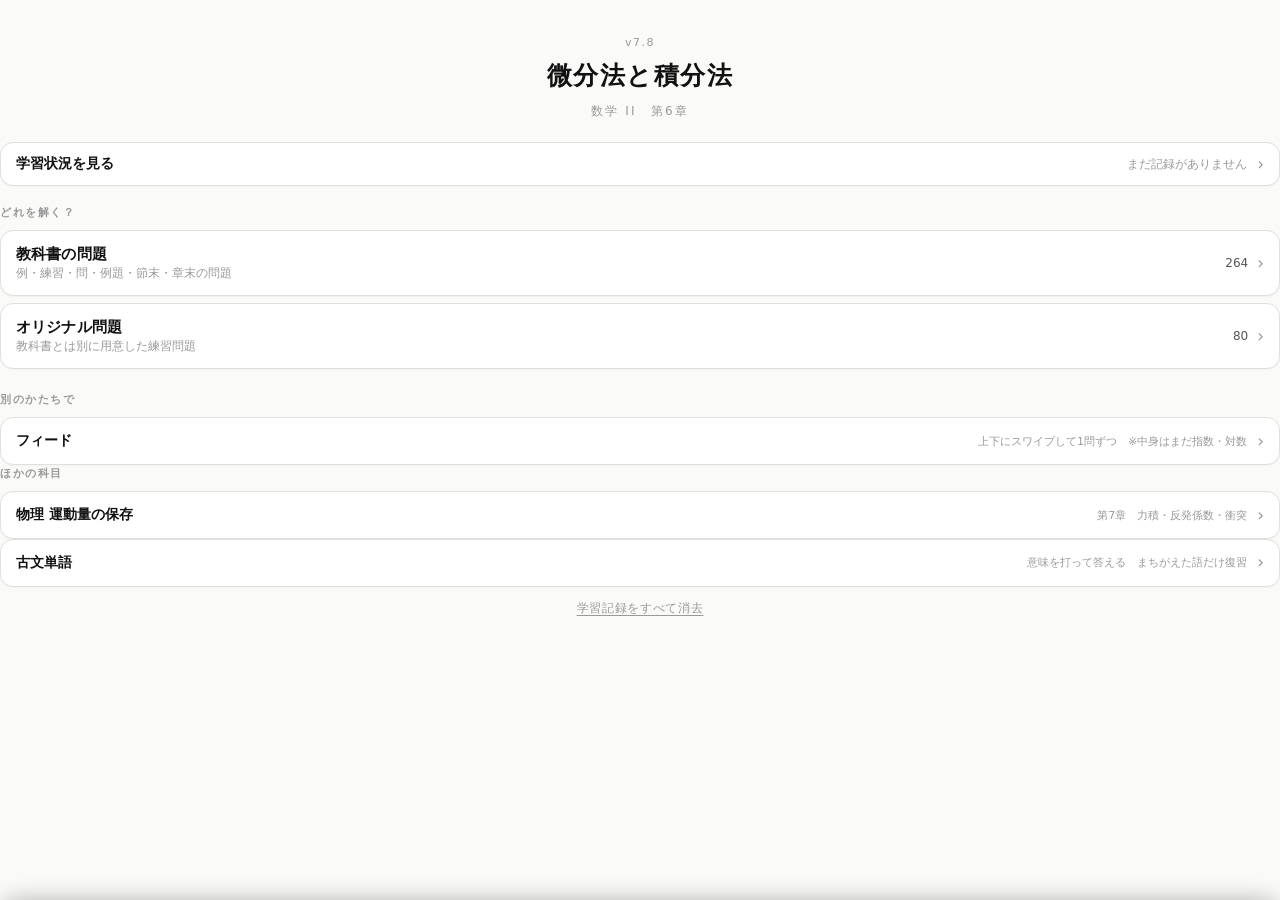
<file: index.html>
<!DOCTYPE html>
<html lang="ja">
<head>
<meta charset="UTF-8">
<meta name="viewport" content="width=device-width, initial-scale=1.0, maximum-scale=1.0, user-scalable=no, viewport-fit=cover">
<meta name="color-scheme" content="light">
<meta name="apple-mobile-web-app-capable" content="yes">
<meta name="apple-mobile-web-app-status-bar-style" content="default">
<meta name="theme-color" content="#FAFAF8">
<meta name="description" content="指数関数・対数関数の演習アプリ。手書きの計算スペースと専用キーボードで、スマホだけで解いて記録できます。">
<link rel="manifest" href="./manifest.webmanifest">
<link rel="stylesheet" href="./katex.min.css">
<link rel="apple-touch-icon" href="./apple-touch-icon.png">
<link rel="icon" href="./icon-192.png" type="image/png">
<title>読み込み中…</title>
<link rel="stylesheet" href="./app.css?v=7.8">
</head>
<body>
<div class="app">

  <!-- ========== トップ（教科書かオリジナルかを選ぶ） ========== -->
  <div id="home">
    <div class="mhead">
      <p class="ver">v7.8</p>
      <h1 id="hTitle"></h1>
      <p class="cap" id="hCap"></p>
    </div>

    <button class="statlink" id="statBtn">
      <span class="sl">学習状況を見る</span>
      <span class="sr" id="statPeek"></span>
      <span class="arw">›</span>
    </button>

    <div id="resume" class="hide"></div>

    <p class="sec">どれを解く？</p>
    <div class="tlist" id="sidelist"></div>

    <div id="feedBox"></div>
    <div id="otherBox"></div>

    <div class="mfoot"><button class="lnk" id="resetAll">学習記録をすべて消去</button></div>
  </div>

  <!-- ========== メニュー（選んだ側の範囲を選ぶ） ========== -->
  <div id="menu" class="hide">
    <div class="bar mbar">
      <button class="ib" id="toTop" aria-label="トップへ戻る">
        <svg viewBox="0 0 24 24"><path d="M15 5l-7 7 7 7"/></svg>
      </button>
      <div class="ttl"><b id="sideTtl">教科書の問題</b><span id="sideCap"></span></div>
      <span class="ib"></span>
    </div>

    <p class="sec">出題モード</p>
    <div class="seg" id="modeSeg">
      <button data-m="normal" class="on">通常</button>
      <button data-m="wrong">間違えた問題</button>
      <button data-m="freq">間違い回数順</button>
    </div>
    <p class="modenote" id="modeNote"></p>

    <button class="toggle" id="shufBtn" aria-pressed="false">
      <span class="tk"><i></i></span>
      <span>順番をシャッフルする</span>
    </button>

    <p class="sec">範囲</p>
    <div class="tlist" id="tlist"></div>
    <div style="height:18px"></div>
  </div>

  <!-- ========== 演習 ========== -->
  <div id="play" class="hide">
    <div class="bar">
      <button class="ib" id="backBtn" aria-label="戻る">
        <svg viewBox="0 0 24 24"><path d="M15 5l-7 7 7 7"/></svg>
      </button>
      <div class="ttl"><b id="pTitle"></b><span id="pCount"></span></div>
      <button class="ib" id="menuBtn" aria-label="メニュー">
        <svg viewBox="0 0 24 24"><path d="M4 7h16M4 12h16M4 17h16"/></svg>
      </button>
    </div>
    <div class="prog"><i id="progBar"></i></div>

    <!-- button の中身は phrasing content でないといけないので span を block 表示にする -->
    <button class="qbox" id="qBox" aria-expanded="true">
      <span class="lb"><span id="qLabel">問題</span><span class="wc" id="qWrong"></span><span class="fold" id="qFold">たたむ</span></span>
      <span class="qt mq" id="qText"></span>
      <span class="gv hide" id="qGiven"></span>
      <!-- 長い問題文のとき、下にまだ続くことが分かるようにふちをぼかす -->
      <span class="qfade" id="qFade" aria-hidden="true"></span>
    </button>

    <div class="tools">
      <button class="tb on" id="tPen" aria-label="ペン">
        <svg viewBox="0 0 24 24"><path d="M4 20l4-1 10-10a2.1 2.1 0 10-3-3L5 16l-1 4z"/><path d="M13.5 6.5l4 4"/></svg>
      </button>
      <button class="tb" id="tEra" aria-label="消しゴム">
        <svg viewBox="0 0 24 24"><path d="M8.5 19.5H20"/><path d="M15.5 4.5l4 4a1.5 1.5 0 010 2.2l-8 8H7l-3-3a1.5 1.5 0 010-2.2l9.3-9a1.5 1.5 0 012.2 0z"/></svg>
      </button>
      <button class="tb" id="tSel" aria-label="囲って持っていく">
        <svg viewBox="0 0 24 24"><path d="M12 4c4.4 0 8 2.7 8 6s-3.6 6-8 6-8-2.7-8-6 3.6-6 8-6z" stroke-dasharray="3 2.5"/><path d="M16.5 15.5l3 4.5"/></svg>
      </button>
      <div class="tsp"></div>
      <button class="tb" id="tFit" aria-label="枠に収める">
        <svg viewBox="0 0 24 24"><path d="M3 8V3h5"/><path d="M21 8V3h-5"/><path d="M3 16v5h5"/><path d="M21 16v5h-5"/><rect x="8" y="8" width="8" height="8" rx="1.5"/></svg>
      </button>
      <button class="tb" id="tUndo" aria-label="元に戻す">
        <svg viewBox="0 0 24 24"><path d="M9 14l-4-4 4-4"/><path d="M5 10h9a5 5 0 010 10h-3"/></svg>
      </button>
      <button class="tb" id="tRedo" aria-label="やり直す">
        <svg viewBox="0 0 24 24"><path d="M15 14l4-4-4-4"/><path d="M19 10h-9a5 5 0 000 10h3"/></svg>
      </button>
      <button class="tb" id="tClr" aria-label="全消去">
        <svg viewBox="0 0 24 24"><path d="M5 7h14"/><path d="M9 7V5h6v2"/><path d="M6.5 7l1 12h9l1-12"/></svg>
      </button>
    </div>

    <div class="padwrap">
      <canvas id="pad"></canvas>
      <div class="padhint" id="padHint">
        計算スペース
        <small>2本指でタップすると1つ戻せます</small>
      </div>
    </div>

    <div class="foot">
      <button class="pbtn" id="ansBtn">解答する</button>
    </div>
  </div>

  <!-- ========== 学習状況（ダッシュボード） ========== -->
  <div id="stats" class="hide">
    <div class="bar">
      <button class="ib" id="stBack" aria-label="戻る">
        <svg viewBox="0 0 24 24"><path d="M15 5l-7 7 7 7"/></svg>
      </button>
      <div class="ttl"><b>学習状況</b><span id="stSub"></span></div>
      <span class="ib"></span>
    </div>
    <div class="stbody" id="stBody"></div>
  </div>

  <!-- ========== 結果 ========== -->
  <div id="done" class="hide">
    <div class="dhead">
      <div class="sc" id="dScore"></div>
      <p id="dSub"></p>
    </div>
    <div id="dWrongWrap" class="hide">
      <p class="sec">間違えた問題</p>
      <div class="wlist" id="dWrong"></div>
    </div>
    <div class="dbtns" id="dBtns"></div>
  </div>
</div>

<!-- ========== オーバーレイ ========== -->
<div class="back" id="back"></div>

<!-- 解答シート -->
<div class="sheet" id="ansSheet">
  <div class="grip"></div>
  <div id="ansInput">
    <div class="sh">
      <b>解答を入力</b>
      <button class="lnk" id="peekBtn">計算を見る</button>
      <button class="lnk" id="clrIn">全消去</button>
    </div>
    <div class="ansq mq" id="ansQ"></div>
    <div id="ansClip" class="hide"></div>
    <div class="field" id="field"></div>
    <!-- 打った文字が数式としてどう読まれるかをその場で見せる -->
    <div class="hintline">
      <span id="hintLine"></span>
      <button class="lnk" id="howBtn" aria-expanded="false">書き方 ▾</button>
    </div>
    <div class="kb" id="kb"></div>
    <!-- 早見表はキーボードと入れ替えて出す（積み上げると決定キーが画面外に出るため） -->
    <button class="how hide" id="how">
      <span><b>x<sup>2</sup></b><span>x^2</span></span>
      <span><b>3x<sup>2</sup>-2x</b><span>3x^2-2x</span></span>
      <span><b>3&frasl;2</b><span>2 → 分の → 3</span></span>
      <span><b>-<sup>5</sup>&frasl;<sub>27</sub></b><span>- → 27 → 分の → 5</span></span>
      <span><b>y = 3x-2</b><span>y → = → 3x-2</span></span>
      <span><b>(5, 10)</b><span>( → 5 → , → 10 → )</span></span>
      <span><b>3&pi;</b><span>3 → π</span></span>
      <span><b>2x<sup>3</sup>+C</b><span>2x^3+C　… 積分定数も書く</span></span>
      <span><b>4<span class="rt">&radic;<span class="rb">2</span></span></b><span>4√2</span></span>
      <span><b>-3 &leqq; a &leqq; 3</b><span>-3 → ≦ → a → ≦ → 3</span></span>
      <span><b>a&lt;0, a&gt;4</b><span>2つに分かれる答えは , で区切る</span></span>
      <span class="hb">タップでキーボードに戻る</span>
    </button>
    <div class="chbox hide" id="choices"></div>
    <!-- グラフをかく問題。方眼の上に曲線をかいてもらう -->
    <div class="gbox hide" id="gbox">
      <div class="gwrap"><canvas id="gcv"></canvas></div>
      <div class="gtools">
        <button class="gb" id="gUndo">1つ戻す</button>
        <button class="gb" id="gClear">消す</button>
        <button class="pbtn" id="gGo">決定</button>
      </div>
    </div>
  </div>
  <div class="res hide" id="ansRes"></div>
</div>

<!-- メニューシート -->
<div class="sheet" id="jumpSheet">
  <div class="grip"></div>
  <div class="sh"><b>問題を選ぶ</b><span class="lnk" id="jumpCap"></span></div>
  <div class="slist" id="jumpList"></div>
</div>

<div class="sheet" id="menuSheet">
  <div class="grip"></div>
  <div class="sh"><b>メニュー</b></div>
  <div class="slist">
    <div class="prow">
      <span class="pl">ペンの太さ</span>
      <div class="seg mini" id="penSeg">
        <button data-w="1.6">細</button>
        <button data-w="2.2" class="on">中</button>
        <button data-w="3.4">太</button>
      </div>
    </div>
    <div class="shr"></div>
    <button class="sitem" data-act="jump">
      <svg viewBox="0 0 24 24"><path d="M4 6h16"/><path d="M4 12h16"/><path d="M4 18h11"/><circle cx="20" cy="18" r="1.4"/></svg>
      <span class="sw">問題を選ぶ<span class="sd">この範囲の一覧から選んで移動</span></span>
    </button>
    <div class="shr"></div>
    <button class="sitem" data-act="prev" id="mPrev">
      <svg viewBox="0 0 24 24"><path d="M18 19l-9-7 9-7z"/><path d="M6 5v14"/></svg>
      <span class="sw">前の問題に戻る<span class="sd">書いた計算はそのまま残ります</span></span>
    </button>
    <button class="sitem" data-act="retry">
      <svg viewBox="0 0 24 24"><path d="M4 4v6h6"/><path d="M20 20v-6h-6"/><path d="M19 9a7.5 7.5 0 00-13-3L4 8"/><path d="M5 15a7.5 7.5 0 0013 3l2-2"/></svg>
      <span class="sw">この問題をやり直す<span class="sd">計算スペースと入力を消去</span></span>
    </button>
    <button class="sitem" data-act="clear">
      <svg viewBox="0 0 24 24"><path d="M5 7h14"/><path d="M9 7V5h6v2"/><path d="M6.5 7l1 12h9l1-12"/></svg>
      <span class="sw">計算スペースを消す</span>
    </button>
    <button class="sitem" data-act="skip">
      <svg viewBox="0 0 24 24"><path d="M6 5l9 7-9 7z"/><path d="M18 5v14"/></svg>
      <span class="sw">スキップ<span class="sd">記録に残さず次の問題へ</span></span>
    </button>
    <button class="sitem dg" data-act="reveal">
      <svg viewBox="0 0 24 24"><path d="M2 12s3.8-6.5 10-6.5S22 12 22 12s-3.8 6.5-10 6.5S2 12 2 12z"/><circle cx="12" cy="12" r="2.6"/></svg>
      <span class="sw">答えを見る<span class="sd">不正解として記録されます</span></span>
    </button>
    <div class="shr"></div>
    <button class="sitem" data-act="restart">
      <svg viewBox="0 0 24 24"><path d="M4 4v6h6"/><path d="M19 9a7.5 7.5 0 00-13-3L4 8"/><path d="M20 20v-6h-6"/><path d="M5 15a7.5 7.5 0 0013 3l2-2"/></svg>
      <span class="sw">最初からやり直す</span>
    </button>
    <button class="sitem" data-act="home">
      <svg viewBox="0 0 24 24"><path d="M4 11l8-7 8 7"/><path d="M6 10v9h12v-9"/></svg>
      <span class="sw">メニューに戻る<span class="sd">続きから再開できます</span></span>
    </button>
  </div>
</div>

<!-- 確認シート -->
<div class="sheet" id="confSheet">
  <div class="grip"></div>
  <div class="sh"><b id="confTtl">確認</b></div>
  <p class="cmsg" id="confMsg"></p>
  <div class="slist">
    <button class="sitem dg" id="confYes"><span class="sw" id="confYesTx">はい</span></button>
    <button class="sitem" id="confNo"><span class="sw">キャンセル</span></button>
  </div>
</div>

<script src="./katex.min.js"></script>
<script src="./tex.js?v=7.8"></script>
<script src="./backup.js?v=7.8"></script>
<script src="./data-math.js?v=7.8"></script>
<script src="./app.js?v=7.8"></script>
</body>
</html>
</file>
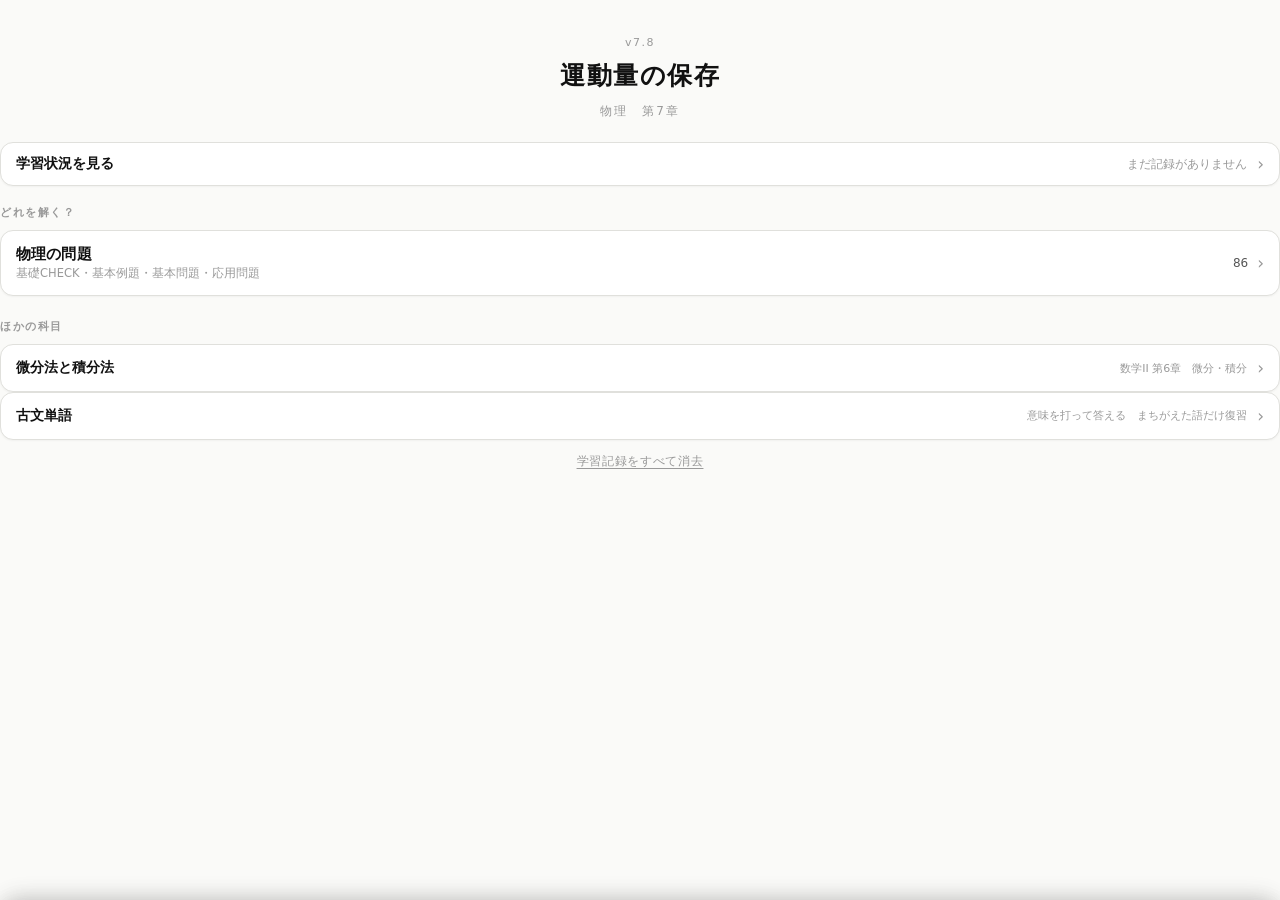
<file: buturi.html>
<!DOCTYPE html>
<html lang="ja">
<head>
<meta charset="UTF-8">
<meta name="viewport" content="width=device-width, initial-scale=1.0, maximum-scale=1.0, user-scalable=no, viewport-fit=cover">
<meta name="color-scheme" content="light">
<meta name="apple-mobile-web-app-capable" content="yes">
<meta name="apple-mobile-web-app-status-bar-style" content="default">
<meta name="theme-color" content="#FAFAF8">
<meta name="description" content="指数関数・対数関数の演習アプリ。手書きの計算スペースと専用キーボードで、スマホだけで解いて記録できます。">

<link rel="stylesheet" href="./katex.min.css">
<link rel="apple-touch-icon" href="./apple-touch-icon.png">
<link rel="icon" href="./icon-192.png" type="image/png">
<title>読み込み中…</title>
<link rel="stylesheet" href="./app.css?v=7.8">
</head>
<body>
<div class="app">

  <!-- ========== トップ（教科書かオリジナルかを選ぶ） ========== -->
  <div id="home">
    <div class="mhead">
      <p class="ver">v7.8</p>
      <h1 id="hTitle"></h1>
      <p class="cap" id="hCap"></p>
    </div>

    <button class="statlink" id="statBtn">
      <span class="sl">学習状況を見る</span>
      <span class="sr" id="statPeek"></span>
      <span class="arw">›</span>
    </button>

    <div id="resume" class="hide"></div>

    <p class="sec">どれを解く？</p>
    <div class="tlist" id="sidelist"></div>

    <div id="feedBox"></div>
    <div id="otherBox"></div>

    <div class="mfoot"><button class="lnk" id="resetAll">学習記録をすべて消去</button></div>
  </div>

  <!-- ========== メニュー（選んだ側の範囲を選ぶ） ========== -->
  <div id="menu" class="hide">
    <div class="bar mbar">
      <button class="ib" id="toTop" aria-label="トップへ戻る">
        <svg viewBox="0 0 24 24"><path d="M15 5l-7 7 7 7"/></svg>
      </button>
      <div class="ttl"><b id="sideTtl">教科書の問題</b><span id="sideCap"></span></div>
      <span class="ib"></span>
    </div>

    <p class="sec">出題モード</p>
    <div class="seg" id="modeSeg">
      <button data-m="normal" class="on">通常</button>
      <button data-m="wrong">間違えた問題</button>
      <button data-m="freq">間違い回数順</button>
    </div>
    <p class="modenote" id="modeNote"></p>

    <button class="toggle" id="shufBtn" aria-pressed="false">
      <span class="tk"><i></i></span>
      <span>順番をシャッフルする</span>
    </button>

    <p class="sec">範囲</p>
    <div class="tlist" id="tlist"></div>
    <div style="height:18px"></div>
  </div>

  <!-- ========== 演習 ========== -->
  <div id="play" class="hide">
    <div class="bar">
      <button class="ib" id="backBtn" aria-label="戻る">
        <svg viewBox="0 0 24 24"><path d="M15 5l-7 7 7 7"/></svg>
      </button>
      <div class="ttl"><b id="pTitle"></b><span id="pCount"></span></div>
      <button class="ib" id="menuBtn" aria-label="メニュー">
        <svg viewBox="0 0 24 24"><path d="M4 7h16M4 12h16M4 17h16"/></svg>
      </button>
    </div>
    <div class="prog"><i id="progBar"></i></div>

    <!-- button の中身は phrasing content でないといけないので span を block 表示にする -->
    <button class="qbox" id="qBox" aria-expanded="true">
      <span class="lb"><span id="qLabel">問題</span><span class="wc" id="qWrong"></span><span class="fold" id="qFold">たたむ</span></span>
      <span class="qt mq" id="qText"></span>
      <span class="gv hide" id="qGiven"></span>
      <!-- 長い問題文のとき、下にまだ続くことが分かるようにふちをぼかす -->
      <span class="qfade" id="qFade" aria-hidden="true"></span>
    </button>

    <div class="tools">
      <button class="tb on" id="tPen" aria-label="ペン">
        <svg viewBox="0 0 24 24"><path d="M4 20l4-1 10-10a2.1 2.1 0 10-3-3L5 16l-1 4z"/><path d="M13.5 6.5l4 4"/></svg>
      </button>
      <button class="tb" id="tEra" aria-label="消しゴム">
        <svg viewBox="0 0 24 24"><path d="M8.5 19.5H20"/><path d="M15.5 4.5l4 4a1.5 1.5 0 010 2.2l-8 8H7l-3-3a1.5 1.5 0 010-2.2l9.3-9a1.5 1.5 0 012.2 0z"/></svg>
      </button>
      <button class="tb" id="tSel" aria-label="囲って持っていく">
        <svg viewBox="0 0 24 24"><path d="M12 4c4.4 0 8 2.7 8 6s-3.6 6-8 6-8-2.7-8-6 3.6-6 8-6z" stroke-dasharray="3 2.5"/><path d="M16.5 15.5l3 4.5"/></svg>
      </button>
      <div class="tsp"></div>
      <button class="tb" id="tFit" aria-label="枠に収める">
        <svg viewBox="0 0 24 24"><path d="M3 8V3h5"/><path d="M21 8V3h-5"/><path d="M3 16v5h5"/><path d="M21 16v5h-5"/><rect x="8" y="8" width="8" height="8" rx="1.5"/></svg>
      </button>
      <button class="tb" id="tUndo" aria-label="元に戻す">
        <svg viewBox="0 0 24 24"><path d="M9 14l-4-4 4-4"/><path d="M5 10h9a5 5 0 010 10h-3"/></svg>
      </button>
      <button class="tb" id="tRedo" aria-label="やり直す">
        <svg viewBox="0 0 24 24"><path d="M15 14l4-4-4-4"/><path d="M19 10h-9a5 5 0 000 10h3"/></svg>
      </button>
      <button class="tb" id="tClr" aria-label="全消去">
        <svg viewBox="0 0 24 24"><path d="M5 7h14"/><path d="M9 7V5h6v2"/><path d="M6.5 7l1 12h9l1-12"/></svg>
      </button>
    </div>

    <div class="padwrap">
      <canvas id="pad"></canvas>
      <div class="padhint" id="padHint">
        計算スペース
        <small>2本指でタップすると1つ戻せます</small>
      </div>
    </div>

    <div class="foot">
      <button class="pbtn" id="ansBtn">解答する</button>
    </div>
  </div>

  <!-- ========== 学習状況（ダッシュボード） ========== -->
  <div id="stats" class="hide">
    <div class="bar">
      <button class="ib" id="stBack" aria-label="戻る">
        <svg viewBox="0 0 24 24"><path d="M15 5l-7 7 7 7"/></svg>
      </button>
      <div class="ttl"><b>学習状況</b><span id="stSub"></span></div>
      <span class="ib"></span>
    </div>
    <div class="stbody" id="stBody"></div>
  </div>

  <!-- ========== 結果 ========== -->
  <div id="done" class="hide">
    <div class="dhead">
      <div class="sc" id="dScore"></div>
      <p id="dSub"></p>
    </div>
    <div id="dWrongWrap" class="hide">
      <p class="sec">間違えた問題</p>
      <div class="wlist" id="dWrong"></div>
    </div>
    <div class="dbtns" id="dBtns"></div>
  </div>
</div>

<!-- ========== オーバーレイ ========== -->
<div class="back" id="back"></div>

<!-- 解答シート -->
<div class="sheet" id="ansSheet">
  <div class="grip"></div>
  <div id="ansInput">
    <div class="sh">
      <b>解答を入力</b>
      <button class="lnk" id="peekBtn">計算を見る</button>
      <button class="lnk" id="clrIn">全消去</button>
    </div>
    <div class="ansq mq" id="ansQ"></div>
    <div id="ansClip" class="hide"></div>
    <div class="field" id="field"></div>
    <!-- 打った文字が数式としてどう読まれるかをその場で見せる -->
    <div class="hintline">
      <span id="hintLine"></span>
      <button class="lnk" id="howBtn" aria-expanded="false">書き方 ▾</button>
    </div>
    <div class="kb" id="kb"></div>
    <!-- 早見表はキーボードと入れ替えて出す（積み上げると決定キーが画面外に出るため） -->
    <button class="how hide" id="how">
      <span><b>x<sup>2</sup></b><span>x^2</span></span>
      <span><b>3x<sup>2</sup>-2x</b><span>3x^2-2x</span></span>
      <span><b>3&frasl;2</b><span>2 → 分の → 3</span></span>
      <span><b>-<sup>5</sup>&frasl;<sub>27</sub></b><span>- → 27 → 分の → 5</span></span>
      <span><b>y = 3x-2</b><span>y → = → 3x-2</span></span>
      <span><b>(5, 10)</b><span>( → 5 → , → 10 → )</span></span>
      <span><b>3&pi;</b><span>3 → π</span></span>
      <span><b>2x<sup>3</sup>+C</b><span>2x^3+C　… 積分定数も書く</span></span>
      <span><b>4<span class="rt">&radic;<span class="rb">2</span></span></b><span>4√2</span></span>
      <span><b>-3 &leqq; a &leqq; 3</b><span>-3 → ≦ → a → ≦ → 3</span></span>
      <span><b>a&lt;0, a&gt;4</b><span>2つに分かれる答えは , で区切る</span></span>
      <span class="hb">タップでキーボードに戻る</span>
    </button>
    <div class="chbox hide" id="choices"></div>
    <!-- グラフをかく問題。方眼の上に曲線をかいてもらう -->
    <div class="gbox hide" id="gbox">
      <div class="gwrap"><canvas id="gcv"></canvas></div>
      <div class="gtools">
        <button class="gb" id="gUndo">1つ戻す</button>
        <button class="gb" id="gClear">消す</button>
        <button class="pbtn" id="gGo">決定</button>
      </div>
    </div>
  </div>
  <div class="res hide" id="ansRes"></div>
</div>

<!-- メニューシート -->
<div class="sheet" id="jumpSheet">
  <div class="grip"></div>
  <div class="sh"><b>問題を選ぶ</b><span class="lnk" id="jumpCap"></span></div>
  <div class="slist" id="jumpList"></div>
</div>

<div class="sheet" id="menuSheet">
  <div class="grip"></div>
  <div class="sh"><b>メニュー</b></div>
  <div class="slist">
    <div class="prow">
      <span class="pl">ペンの太さ</span>
      <div class="seg mini" id="penSeg">
        <button data-w="1.6">細</button>
        <button data-w="2.2" class="on">中</button>
        <button data-w="3.4">太</button>
      </div>
    </div>
    <div class="shr"></div>
    <button class="sitem" data-act="jump">
      <svg viewBox="0 0 24 24"><path d="M4 6h16"/><path d="M4 12h16"/><path d="M4 18h11"/><circle cx="20" cy="18" r="1.4"/></svg>
      <span class="sw">問題を選ぶ<span class="sd">この範囲の一覧から選んで移動</span></span>
    </button>
    <div class="shr"></div>
    <button class="sitem" data-act="prev" id="mPrev">
      <svg viewBox="0 0 24 24"><path d="M18 19l-9-7 9-7z"/><path d="M6 5v14"/></svg>
      <span class="sw">前の問題に戻る<span class="sd">書いた計算はそのまま残ります</span></span>
    </button>
    <button class="sitem" data-act="retry">
      <svg viewBox="0 0 24 24"><path d="M4 4v6h6"/><path d="M20 20v-6h-6"/><path d="M19 9a7.5 7.5 0 00-13-3L4 8"/><path d="M5 15a7.5 7.5 0 0013 3l2-2"/></svg>
      <span class="sw">この問題をやり直す<span class="sd">計算スペースと入力を消去</span></span>
    </button>
    <button class="sitem" data-act="clear">
      <svg viewBox="0 0 24 24"><path d="M5 7h14"/><path d="M9 7V5h6v2"/><path d="M6.5 7l1 12h9l1-12"/></svg>
      <span class="sw">計算スペースを消す</span>
    </button>
    <button class="sitem" data-act="skip">
      <svg viewBox="0 0 24 24"><path d="M6 5l9 7-9 7z"/><path d="M18 5v14"/></svg>
      <span class="sw">スキップ<span class="sd">記録に残さず次の問題へ</span></span>
    </button>
    <button class="sitem dg" data-act="reveal">
      <svg viewBox="0 0 24 24"><path d="M2 12s3.8-6.5 10-6.5S22 12 22 12s-3.8 6.5-10 6.5S2 12 2 12z"/><circle cx="12" cy="12" r="2.6"/></svg>
      <span class="sw">答えを見る<span class="sd">不正解として記録されます</span></span>
    </button>
    <div class="shr"></div>
    <button class="sitem" data-act="restart">
      <svg viewBox="0 0 24 24"><path d="M4 4v6h6"/><path d="M19 9a7.5 7.5 0 00-13-3L4 8"/><path d="M20 20v-6h-6"/><path d="M5 15a7.5 7.5 0 0013 3l2-2"/></svg>
      <span class="sw">最初からやり直す</span>
    </button>
    <button class="sitem" data-act="home">
      <svg viewBox="0 0 24 24"><path d="M4 11l8-7 8 7"/><path d="M6 10v9h12v-9"/></svg>
      <span class="sw">メニューに戻る<span class="sd">続きから再開できます</span></span>
    </button>
  </div>
</div>

<!-- 確認シート -->
<div class="sheet" id="confSheet">
  <div class="grip"></div>
  <div class="sh"><b id="confTtl">確認</b></div>
  <p class="cmsg" id="confMsg"></p>
  <div class="slist">
    <button class="sitem dg" id="confYes"><span class="sw" id="confYesTx">はい</span></button>
    <button class="sitem" id="confNo"><span class="sw">キャンセル</span></button>
  </div>
</div>

<script src="./katex.min.js"></script>
<script src="./tex.js?v=7.8"></script>
<script src="./backup.js?v=7.8"></script>
<script src="./data-buturi.js?v=7.8"></script>
<script src="./app.js?v=7.8"></script>
</body>
</html>
</file>
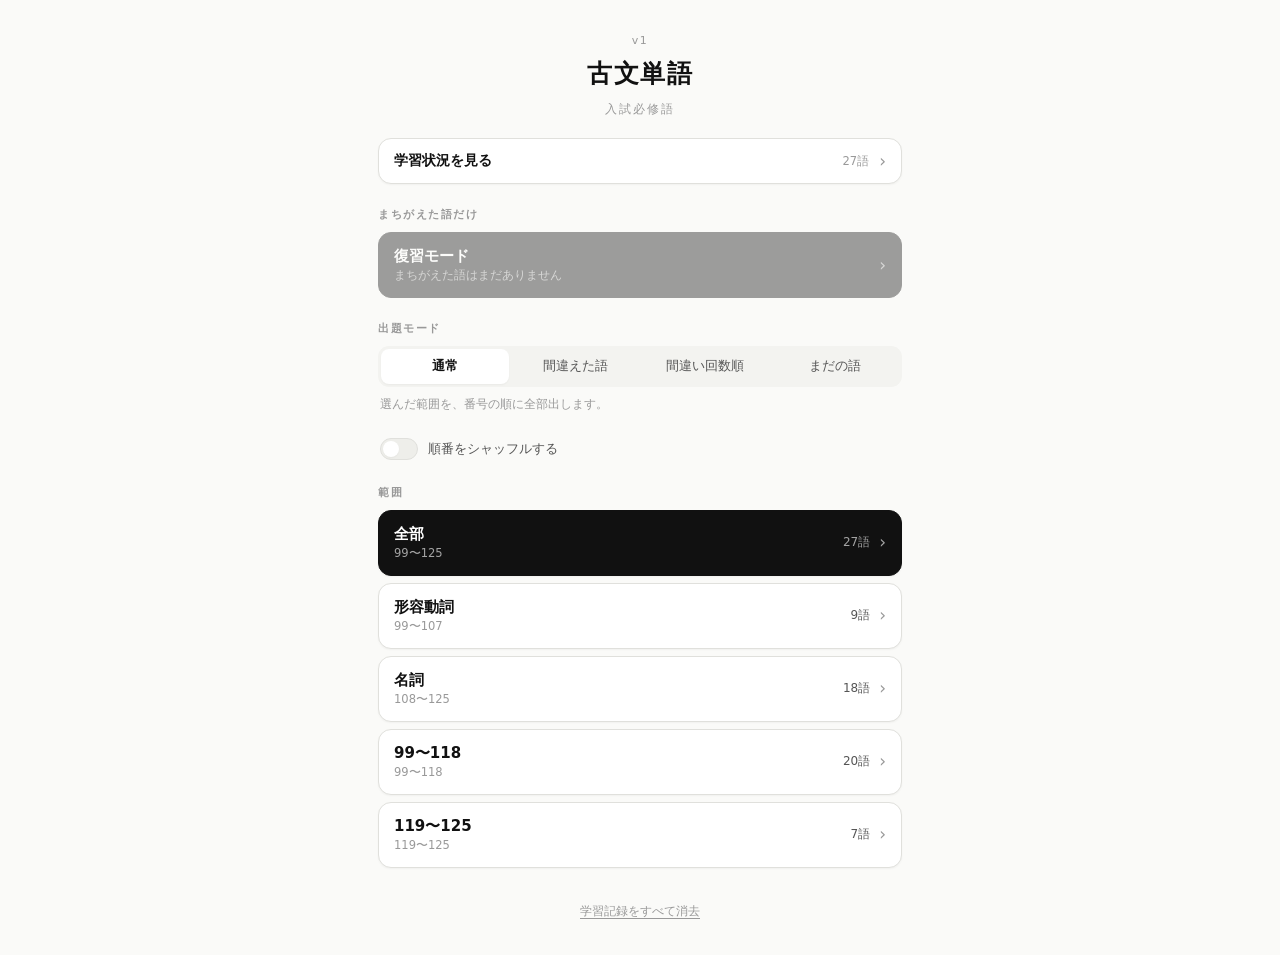
<file: kobun.html>
<!DOCTYPE html>
<html lang="ja">
<head>
<meta charset="UTF-8">
<meta name="viewport" content="width=device-width, initial-scale=1.0, viewport-fit=cover">
<meta name="color-scheme" content="light">
<meta name="apple-mobile-web-app-capable" content="yes">
<meta name="theme-color" content="#FAFAF8">
<link rel="apple-touch-icon" href="./apple-touch-icon.png">
<link rel="icon" href="./icon-192.png" type="image/png">
<title>古文単語 ｜ 入試必修語</title>
<style>
  :root{
    --bg:#FAFAF8; --bg2:#F3F3F0; --card:#FFFFFF;
    --t1:#111111; --t2:#555555; --t3:#999999;
    --bd:#E0E0DC; --bd2:#EEEEEA;
    --err:#8B0000; --ok:#00008B;
    --sh:0 1px 2px rgba(17,17,17,.04);
    --safe-b:env(safe-area-inset-bottom, 0px);
  }
  *{box-sizing:border-box; -webkit-tap-highlight-color:transparent}
  body{
    margin:0; background:var(--bg); color:var(--t1);
    font-family:"Hiragino Sans","Hiragino Kaku Gothic ProN","Yu Gothic","Noto Sans JP",Meiryo,system-ui,-apple-system,sans-serif;
    font-feature-settings:"palt" 1; -webkit-font-smoothing:antialiased;
    line-height:1.55; font-size:15px;
  }
  button{font-family:inherit; color:inherit; cursor:pointer}
  .hide{display:none !important}
  .wrap{max-width:560px; margin:0 auto; padding:0 18px calc(28px + var(--safe-b))}

  .mhead{padding:32px 0 20px; text-align:center}
  .mhead .ver{margin:0 0 6px; font-size:11px; color:var(--t3); letter-spacing:.14em}
  .mhead h1{margin:0; font-size:25px; font-weight:600; letter-spacing:.06em}
  .mhead .cap{margin:6px 0 0; font-size:12px; color:var(--t3); letter-spacing:.18em}
  .sec{margin:0 0 9px; font-size:11px; color:var(--t3); letter-spacing:.14em; font-weight:600}

  .statlink{display:flex; align-items:center; gap:10px; width:100%; text-align:left;
    background:var(--card); border:1px solid var(--bd); border-radius:13px;
    padding:13px 15px; box-shadow:var(--sh); margin-bottom:22px}
  .statlink .sl{font-size:14px; font-weight:600}
  .statlink .sr{flex:1; text-align:right; font-size:11.5px; color:var(--t3); font-variant-numeric:tabular-nums}
  .statlink .arw{color:var(--t3); font-size:17px; line-height:1}

  .seg{display:flex; gap:2px; background:var(--bg2); border-radius:11px; padding:3px; margin-bottom:8px}
  .seg button{flex:1; border:0; background:transparent; color:var(--t2); font-size:12.5px; padding:9px 4px; border-radius:8px}
  .seg button.on{background:var(--card); color:var(--t1); font-weight:600; box-shadow:var(--sh)}
  .modenote{font-size:11.5px; color:var(--t3); margin:0 0 18px; padding:0 2px; line-height:1.6}
  .toggle{display:flex; align-items:center; gap:10px; border:0; background:transparent; padding:6px 2px; margin-bottom:18px; font-size:13px; color:var(--t2)}
  .toggle .tk{width:38px; height:22px; border-radius:22px; background:var(--bd2); border:1px solid var(--bd); flex:none; position:relative}
  .toggle .tk i{position:absolute; top:2px; left:2px; width:16px; height:16px; border-radius:50%; background:var(--card); box-shadow:var(--sh); transition:transform .16s}
  .toggle[aria-pressed="true"] .tk{background:var(--t1); border-color:var(--t1)}
  .toggle[aria-pressed="true"] .tk i{transform:translateX(16px)}

  .tlist{display:flex; flex-direction:column; gap:7px; margin-bottom:22px}
  .titem{display:flex; align-items:center; gap:12px; width:100%; text-align:left;
    background:var(--card); border:1px solid var(--bd); border-radius:13px;
    padding:14px 15px; box-shadow:var(--sh)}
  .titem .nm{flex:1; min-width:0}
  .titem .nm b{display:block; font-size:15px; font-weight:600}
  .titem .nm span{display:block; font-size:11.5px; color:var(--t3); margin-top:2px}
  .titem .rt2{display:flex; align-items:center; gap:9px; flex:none}
  .titem .num{font-size:12px; color:var(--t2); font-variant-numeric:tabular-nums}
  .titem .arw{color:var(--t3); font-size:17px; line-height:1}
  .titem.all{background:var(--t1); border-color:var(--t1); color:var(--card)}
  .titem.all .nm span,.titem.all .num,.titem.all .arw{color:rgba(255,255,255,.62)}
  .titem[disabled]{opacity:.4; box-shadow:none}
  .mfoot{display:flex; justify-content:center; padding-top:6px}
  .lnk{background:none; border:0; color:var(--t3); font-size:11.5px; text-decoration:underline; text-underline-offset:3px; padding:8px}

  /* 上のバー */
  .bar{position:sticky; top:0; z-index:5; display:flex; align-items:center; gap:6px;
       padding:calc(8px + env(safe-area-inset-top,0px)) 8px 8px; border-bottom:1px solid var(--bd2); background:var(--bg)}
  .ib{width:38px; height:38px; flex:none; border:0; background:transparent; display:flex; align-items:center; justify-content:center; border-radius:10px}
  .ib svg{width:21px; height:21px; fill:none; stroke:var(--t1); stroke-width:1.7; stroke-linecap:round; stroke-linejoin:round}
  .ttl{flex:1; min-width:0; text-align:center; line-height:1.25}
  .ttl b{display:block; font-size:13.5px; font-weight:600}
  .ttl span{display:block; font-size:11px; color:var(--t3); font-variant-numeric:tabular-nums}
  .prog{position:sticky; top:0; height:2px; background:var(--bd2)}
  .prog i{display:block; height:100%; background:var(--t1); transition:width .2s}

  /* 出題 */
  .qbox{padding:18px 0 14px}
  .qlb{display:flex; align-items:center; gap:8px; margin-bottom:7px}
  .qno{font-size:11px; color:var(--t3); letter-spacing:.12em; font-variant-numeric:tabular-nums}
  .wc{font-size:10.5px; color:var(--err); border:1px solid rgba(139,0,0,.24); border-radius:20px; padding:1px 7px; background:rgba(139,0,0,.04)}
  .qw{font-size:30px; font-weight:600; letter-spacing:.06em; line-height:1.3}
  .qw em{font-style:normal; font-size:16px; color:var(--t2); font-weight:500; margin-left:6px}
  .qsub{font-size:11.5px; color:var(--t3); margin-top:4px; letter-spacing:.06em}
  .qask{font-size:12.5px; color:var(--t2); margin-top:10px}
  .hintb{margin-top:10px; border:1px solid var(--bd); background:var(--bg2); border-radius:20px; font-size:11.5px; padding:5px 13px; color:var(--t2)}
  .hintx{margin-top:9px; font-size:13px; background:var(--bg2); border-radius:10px; padding:8px 11px}

  .slot{margin-bottom:11px}
  .slot .sl2{font-size:11.5px; color:var(--t3); margin-bottom:5px}
  .slot input{width:100%; font-family:inherit; font-size:16px; padding:12px 13px; border-radius:11px;
    border:1px solid var(--bd); background:var(--card); color:inherit}
  .slot input:focus{outline:none; border-color:var(--t2)}
  .slot.ok input{border-color:var(--ok); background:rgba(0,0,139,.04)}
  .slot.ng input{border-color:var(--err); background:rgba(139,0,0,.04)}
  .slot .mk{font-size:11.5px; margin-top:4px}
  .slot.ok .mk{color:var(--ok)} .slot.ng .mk{color:var(--err)}

  #reveal{margin-top:16px; border-top:1px solid var(--bd); padding-top:13px}
  .rvl{font-size:10.5px; color:var(--t3); letter-spacing:.14em; margin:0 0 7px}
  .rvm{display:flex; gap:8px; font-size:17px; line-height:1.6; margin-bottom:6px}
  .rvm .no{flex:none; color:var(--t3); font-size:13px; padding-top:3px}
  .rvm b{font-weight:600}
  .rvex{margin-top:12px; padding-top:10px; border-top:1px dashed var(--bd2)}
  .exi{margin-bottom:11px; display:flex; gap:8px}
  .exi .no{flex:none; color:var(--t3); font-size:12px; padding-top:2px}
  .exi .bd{flex:1; min-width:0}
  .exi .g{margin:0; font-size:14.5px; line-height:1.85;
          font-family:"Hiragino Mincho ProN","Yu Mincho",serif}
  .exi .g b{font-weight:600; background:linear-gradient(transparent 62%, rgba(139,0,0,.16) 62%)}
  .exi .y{margin:3px 0 0; font-size:12px; color:var(--t2); line-height:1.7}
  .exi .src{font-size:10.5px; color:var(--t3); margin-left:6px; white-space:nowrap}
  /* 本に載っていた例文ではなく、こちらで作った文 */
  .exi .src.mine{color:var(--t3); border:1px solid var(--bd); border-radius:20px; padding:1px 6px}
  .rvsub{margin-top:10px; padding-top:9px; border-top:1px dashed var(--bd2)}
  .rvsub p{margin:0 0 4px; font-size:12px; color:var(--t2); line-height:1.7}
  .rvsub p .lb{color:var(--t3); margin-right:6px}

  .foot{position:sticky; bottom:0; z-index:5; margin-top:18px;
        padding:9px 0 calc(9px + var(--safe-b)); background:var(--bg); border-top:1px solid var(--bd2)}
  .pbtn{width:100%; min-height:48px; border-radius:13px; border:1px solid var(--t1); background:var(--t1); color:#fff; font-size:15px; font-weight:600}
  .pbtn.ghost{background:var(--card); color:var(--t1); border-color:var(--bd); font-weight:500; margin-top:8px}
  .judge{display:flex; gap:8px}
  .jb{flex:1; min-height:48px; border-radius:13px; font-size:15px; font-weight:600; border:1px solid var(--bd); background:var(--card)}
  .jb.ng{color:var(--err); border-color:rgba(139,0,0,.3)}
  .jb.ok{color:#fff; background:var(--ok); border-color:var(--ok)}
  .jb.dim{opacity:.5; font-weight:500}
  /* つないだキーボードで使うときの目印。指で触る画面には出さない */
  .kk{display:none}
  @media (hover:hover) and (pointer:fine){
    .kk{display:block; font-style:normal; font-size:10px; font-weight:400; opacity:.7; margin-top:1px}
  }

  /* 学習状況 */
  .stsum{display:flex; gap:8px; margin:16px 0 18px}
  .stc{flex:1; background:var(--card); border:1px solid var(--bd); border-radius:13px; padding:12px 10px; text-align:center; box-shadow:var(--sh)}
  .stc b{display:block; font-size:22px; font-weight:600; font-variant-numeric:tabular-nums}
  .stc span{display:block; font-size:10.5px; color:var(--t3); margin-top:2px}
  .strow{width:100%; text-align:left; background:var(--card); border:1px solid var(--bd); border-radius:12px;
         padding:11px 13px; margin-bottom:6px; box-shadow:var(--sh)}
  .sth{display:flex; align-items:center; gap:9px}
  .sth .n{font-size:11px; color:var(--t3); width:26px; flex:none; font-variant-numeric:tabular-nums}
  .sth .w{flex:1; min-width:0; font-size:15px; font-weight:600}
  .sth .c{font-size:11.5px; color:var(--t3); flex:none; font-variant-numeric:tabular-nums}
  .sth .c i{font-style:normal; color:var(--err); margin-left:7px}
  .stm{display:block; margin-top:7px; font-size:12.5px; color:var(--t2); line-height:1.7}

  /* おわり */
  .dwrap{padding:60px 0 0; text-align:center}
  .dttl{margin:0; font-size:12px; color:var(--t3); letter-spacing:.2em}
  .dnum{margin:8px 0 2px; font-size:15px; color:var(--t3); font-variant-numeric:tabular-nums}
  .dnum b{font-size:40px; color:var(--t1); font-weight:600}
  .dcap{margin:0 0 24px; font-size:12.5px; color:var(--t3); line-height:1.8}
</style>
</head>
<body>

<!-- ========== トップ ========== -->
<div id="home">
  <div class="wrap">
    <div class="mhead">
      <p class="ver">v1</p>
      <h1>古文単語</h1>
      <p class="cap">入試必修語</p>
    </div>

    <button class="statlink" id="statBtn">
      <span class="sl">学習状況を見る</span>
      <span class="sr" id="statPeek"></span>
      <span class="arw">›</span>
    </button>

    <p class="sec">まちがえた語だけ</p>
    <div class="tlist">
      <button class="titem all" id="reviewBtn">
        <span class="nm"><b>復習モード</b><span id="revCap"></span></span>
        <span class="rt2"><span class="num" id="revNum"></span><span class="arw">›</span></span>
      </button>
    </div>

    <p class="sec">出題モード</p>
    <div class="seg" id="modeSeg">
      <button data-m="normal" class="on">通常</button>
      <button data-m="wrong">間違えた語</button>
      <button data-m="freq">間違い回数順</button>
      <button data-m="new">まだの語</button>
    </div>
    <p class="modenote" id="modeNote"></p>

    <button class="toggle" id="shufBtn" aria-pressed="false">
      <span class="tk"><i></i></span><span>順番をシャッフルする</span>
    </button>

    <p class="sec">範囲</p>
    <div class="tlist" id="tlist"></div>

    <div class="mfoot"><button class="lnk" id="resetAll">学習記録をすべて消去</button></div>
  </div>
</div>

<!-- ========== 出題 ========== -->
<div id="play" class="hide">
  <div class="bar">
    <button class="ib" id="backBtn" aria-label="戻る"><svg viewBox="0 0 24 24"><path d="M15 5l-7 7 7 7"/></svg></button>
    <div class="ttl"><b id="pTitle"></b><span id="pCount"></span></div>
    <span class="ib"></span>
  </div>
  <div class="prog"><i id="progBar"></i></div>
  <div class="wrap">
    <div class="qbox">
      <div class="qlb"><span class="qno" id="qNo"></span><span class="wc hide" id="qWrong"></span></div>
      <div class="qw" id="qWord"></div>
      <div class="qsub" id="qSub"></div>
      <div class="qask" id="qAsk"></div>
      <button class="hintb" id="hintBtn">ヒント</button>
      <div class="hintx hide" id="hintBox"></div>
    </div>

    <div id="slots"></div>
    <div id="reveal" class="hide"></div>

    <div class="foot">
      <button class="pbtn" id="showBtn">答え合わせ</button>
      <div class="judge hide" id="judgeRow">
        <button class="jb ng" id="ngBtn">まちがえた<i class="kk">←</i></button>
        <button class="jb ok" id="okBtn">できた<i class="kk">Enter / →</i></button>
      </div>
    </div>
  </div>
</div>

<!-- ========== 学習状況 ========== -->
<div id="stats" class="hide">
  <div class="bar">
    <button class="ib" id="stBack" aria-label="戻る"><svg viewBox="0 0 24 24"><path d="M15 5l-7 7 7 7"/></svg></button>
    <div class="ttl"><b>学習状況</b><span id="stSub"></span></div>
    <span class="ib"></span>
  </div>
  <div class="wrap" id="stBody"></div>
</div>

<!-- ========== おわり ========== -->
<div id="done" class="hide">
  <div class="wrap dwrap">
    <p class="dttl">おわり</p>
    <p class="dnum"><b id="dOk">0</b>/<span id="dAll">0</span></p>
    <p class="dcap" id="dCap"></p>
    <button class="pbtn" id="againWrong">まちがえた語だけもう一度</button>
    <button class="pbtn ghost" id="againAll">もう一度はじめから</button>
    <div class="mfoot"><button class="lnk" id="toHome2">トップへ戻る</button></div>
  </div>
</div>

<script src="./kobun-words.js?v=7.8"></script>
<script>
/* =======================================================================
   古文単語 ｜ 意味を打って答えるアプリ
   ・見出し語を見て、意味をキーボードで打つ
   ・合っていそうかは自動で見る。最後は できた／まちがえた を自分で押す
   ・語ごとに まちがえた回数 を数えておき、「復習モード」でそれだけ出す
   ======================================================================= */
const $ = id => document.getElementById(id);
const LAB = ['❶','❷','❸','❹','❺','❻'];

const WORDS = (window.KOBUN_WORDS || []).slice().sort((a,b)=>a.no-b.no);
const BYNO = {}; WORDS.forEach(w=>{ BYNO[w.no] = w; });

/* ---- 記録：ST[番号] = {ok, ng, last, t} ---- */
const SKEY = 'kobun_stat_v1', PKEY = 'kobun_pref_v1';
let ST = {};
try{ ST = JSON.parse(localStorage.getItem(SKEY) || '{}') || {}; }catch(e){ ST = {}; }
function saveST(){ try{ localStorage.setItem(SKEY, JSON.stringify(ST)); }catch(e){} }
function rec(no){ return ST[no] || (ST[no] = {ok:0, ng:0, last:'', t:0}); }
function ngOf(no){ return (ST[no] && ST[no].ng) || 0; }
function doneOf(no){ const r = ST[no]; return !!(r && (r.ok || r.ng)); }

let PREF = {shuffle:false, mode:'normal'};
try{ Object.assign(PREF, JSON.parse(localStorage.getItem(PKEY) || '{}')); }catch(e){}
function savePREF(){ try{ localStorage.setItem(PKEY, JSON.stringify(PREF)); }catch(e){} }

/* ---- 出題する意味：丸が付いていた意味（q:true）があればそれだけ、なければ全部 ---- */
function targetIdx(w){
  const q = [];
  w.means.forEach((m,i)=>{ if(m.q) q.push(i); });
  return q.length ? q : w.means.map((m,i)=>i);
}
/* 入力欄。訳が同じ意味は1つにまとめる（「さらなり」の ❶❷ など） */
function slotsOf(w){
  const out = [];
  targetIdx(w).forEach(i=>{
    const m = w.means[i], key = (m.a||[]).join('|');
    const same = key && out.filter(s=>s.key===key)[0];
    if(same){ same.labs.push(LAB[i]); }
    else out.push({ key:key, labs:[LAB[i]], accept:(m.a||[]) });
  });
  return out;
}

/* ---- 打った答えの合わせ方（句読点や「だ」ちがいで落とさないようゆるく見る） ---- */
function norm(s){
  return String(s || '')
    .replace(/[Ａ-Ｚａ-ｚ０-９]/g, c=>String.fromCharCode(c.charCodeAt(0)-0xFEE0))
    .replace(/[ァ-ヶ]/g, c=>String.fromCharCode(c.charCodeAt(0)-0x60))
    .replace(/[\s　]/g,'')
    .replace(/[。、．，,\.・…！？!?〜～~ー]/g,'')
    .replace(/[（）()「」『』【】\[\]〔〕]/g,'')
    .toLowerCase();
}
function forms(s){
  const n = norm(s), out = [n];
  const cut = n.replace(/(だ|です|である|なり|ということ|こと)$/,'');
  if(cut && cut!==n) out.push(cut);
  return out;
}
function judgeText(input, accept){
  const iv = forms(input);
  if(!iv[0]) return false;
  for(let i=0;i<accept.length;i++){
    const av = forms(accept[i]);
    for(let a=0;a<av.length;a++){
      if(!av[a]) continue;
      for(let b=0;b<iv.length;b++){
        if(iv[b] === av[a]) return true;
        if(av[a].length >= 2 && iv[b].indexOf(av[a]) >= 0) return true;   /* 答えを含んでいれば通す */
      }
    }
  }
  return false;
}

function show(id){
  ['home','play','stats','done'].forEach(k=>$(k).classList.toggle('hide', k!==id));
  window.scrollTo(0,0);
}
function esc(s){ return String(s).replace(/[&<>"]/g, c=>({'&':'&amp;','<':'&lt;','>':'&gt;','"':'&quot;'}[c])); }
/* 例文の { } でくくったところを、その語として目立たせる */
function exLine(e){
  const g = esc(e.s).replace(/\{([^}]*)\}/g, '<b>$1</b>');
  const tag = e.mine ? '<span class="src mine">〈作例〉</span>'
                     : (e.src ? '<span class="src">〈' + esc(e.src) + '〉</span>' : '');
  return '<div class="exi"><span class="no">' + (LAB[(e.n||1)-1] || '') + '</span>' +
         '<div class="bd"><p class="g">' + g + tag + '</p>' +
         '<p class="y">' + esc(e.t) + '</p></div></div>';
}

/* ---- 範囲（品詞ごと。語がふえたら番号でも分ける） ---- */
function scopes(){
  const out = [{ id:'all', name:'全部', list:WORDS.slice() }];
  const pos = [];
  WORDS.forEach(w=>{ if(pos.indexOf(w.pos)<0) pos.push(w.pos); });
  pos.forEach(p=>out.push({ id:'pos:'+p, name:p, list:WORDS.filter(w=>w.pos===p) }));
  if(WORDS.length > 24){
    for(let i=0;i<WORDS.length;i+=20){
      const part = WORDS.slice(i, i+20);
      out.push({ id:'no:'+i, name:part[0].no + '〜' + part[part.length-1].no, list:part });
    }
  }
  return out;
}
function applyMode(list, mode){
  let a = list.slice();
  if(mode==='wrong')      a = a.filter(w=>ngOf(w.no) > 0);
  else if(mode==='freq')  a = a.filter(w=>ngOf(w.no) > 0).sort((x,y)=>ngOf(y.no)-ngOf(x.no) || x.no-y.no);
  else if(mode==='new')   a = a.filter(w=>!doneOf(w.no));
  return a;
}
function shuffled(a){
  const b = a.slice();
  for(let i=b.length-1;i>0;i--){ const j = Math.floor(Math.random()*(i+1)); const t=b[i]; b[i]=b[j]; b[j]=t; }
  return b;
}

/* =======================================================================
   トップ
   ======================================================================= */
const MODE_NOTE = {
  normal:'選んだ範囲を、番号の順に全部出します。',
  wrong :'一度でもまちがえた語だけを出します。',
  freq  :'まちがえた語を、まちがえた回数の多い順に出します。',
  new   :'まだ一度も答えていない語だけを出します。'
};
function renderHome(){
  $('modeSeg').querySelectorAll('button').forEach(b=>b.classList.toggle('on', b.dataset.m===PREF.mode));
  $('modeNote').textContent = MODE_NOTE[PREF.mode] || '';
  $('shufBtn').setAttribute('aria-pressed', PREF.shuffle ? 'true' : 'false');

  const wrong = WORDS.filter(w=>ngOf(w.no) > 0);
  $('revNum').textContent = wrong.length ? wrong.length + '語' : '';
  $('revCap').textContent = wrong.length ? 'まちがえた回数の多い順に出します' : 'まちがえた語はまだありません';
  $('reviewBtn').disabled = wrong.length === 0;

  let ng=0, seen=0;
  WORDS.forEach(w=>{ const r=ST[w.no]; if(r&&(r.ok||r.ng)){ seen++; ng+=r.ng; } });
  $('statPeek').textContent = seen ? (seen + '/' + WORDS.length + '語　まちがい ' + ng) : (WORDS.length + '語');

  const box = $('tlist'); box.innerHTML = '';
  scopes().forEach(sc=>{
    const n = applyMode(sc.list, PREF.mode).length;
    const b = document.createElement('button');
    b.className = 'titem' + (sc.id==='all' ? ' all' : '');
    b.disabled = n === 0;
    b.innerHTML = '<span class="nm"><b></b><span></span></span><span class="rt2"><span class="num"></span><span class="arw">›</span></span>';
    b.querySelector('b').textContent = sc.name;
    b.querySelector('.nm span').textContent = sc.list.length ? (sc.list[0].no + '〜' + sc.list[sc.list.length-1].no) : '';
    b.querySelector('.num').textContent = n + '語';
    b.addEventListener('click', ()=>{ if(n) start(sc.list, sc.name, PREF.mode); });
    box.appendChild(b);
  });
}
$('modeSeg').addEventListener('click', e=>{
  const b = e.target.closest('button'); if(!b) return;
  PREF.mode = b.dataset.m; savePREF(); renderHome();
});
$('shufBtn').addEventListener('click', ()=>{ PREF.shuffle = !PREF.shuffle; savePREF(); renderHome(); });
$('reviewBtn').addEventListener('click', ()=>start(WORDS, 'まちがえた語', 'freq'));
$('resetAll').addEventListener('click', ()=>{
  if(!confirm('できた／まちがえた の記録をすべて消します。よろしいですか。')) return;
  ST = {}; saveST(); renderHome();
});

/* =======================================================================
   出題
   ======================================================================= */
let S = { list:[], idx:0, title:'', shown:false, auto:null, ok:0, wrong:[] };

function start(list, title, mode){
  let a = applyMode(list, mode);
  if(!a.length){ alert('出せる語がありません。'); return; }
  if(PREF.shuffle && mode!=='freq') a = shuffled(a);
  S = { list:a, idx:0, title:title, shown:false, auto:null, ok:0, wrong:[] };
  show('play'); renderQ();
}
function curW(){ return S.list[S.idx]; }

function renderQ(){
  const w = curW();
  if(!w){ finish(); return; }
  S.shown = false; S.auto = null;

  $('pTitle').textContent = S.title;
  $('pCount').textContent = (S.idx+1) + ' / ' + S.list.length;
  $('progBar').style.width = (S.idx / S.list.length * 100) + '%';

  $('qNo').textContent = String(w.no);
  const ng = ngOf(w.no);
  $('qWrong').textContent = 'まちがい ' + ng;
  $('qWrong').classList.toggle('hide', ng===0);

  $('qWord').innerHTML = '';
  $('qWord').appendChild(document.createTextNode(w.word));
  if(w.kanji){ const em = document.createElement('em'); em.textContent = '【' + w.kanji + '】'; $('qWord').appendChild(em); }
  $('qSub').textContent = [w.pos, w.katsuyo].filter(Boolean).join('　');

  const sl = slotsOf(w);
  const allMean = targetIdx(w).length === w.means.length && w.means.length > 1;
  $('qAsk').textContent = sl.length > 1
    ? ('意味を ' + sl.length + 'つ' + (allMean ? '（全部）' : ''))
    : '意味を打つ';

  $('hintBox').classList.add('hide');
  $('hintBtn').classList.toggle('hide', !w.key);

  const box = $('slots'); box.innerHTML = '';
  sl.forEach((s,i)=>{
    const d = document.createElement('div');
    d.className = 'slot';
    d.innerHTML = '<div class="sl2"></div><input type="text" autocomplete="off" autocorrect="off" autocapitalize="off" spellcheck="false"><div class="mk"></div>';
    d.querySelector('.sl2').textContent = s.labs.join('') + ' の意味';
    const inp = d.querySelector('input');
    inp.setAttribute('enterkeyhint', i < sl.length-1 ? 'next' : 'done');
    /* キーボードを出したまま最後まで進めるようにする。
       Enter だけで 次の欄 → 答え合わせ → 次の問題 と進む。 */
    inp.addEventListener('keydown', ev=>{
      if(ev.isComposing) return;                 /* 変換中の Enter は確定なので触らない */
      if(ev.key === 'Enter'){
        ev.preventDefault();
        if(S.shown){ judge(S.auto !== false); return; }
        const all = box.querySelectorAll('input');
        if(i < all.length-1) all[i+1].focus();
        else reveal();
        return;
      }
      /* 答えを出したあとは、矢印で ○／✕ を選べる（自動判定を直したいとき） */
      if(S.shown && (ev.key === 'ArrowRight' || ev.key === 'ArrowLeft')){
        ev.preventDefault();
        judge(ev.key === 'ArrowRight');
      }
    });
    box.appendChild(d);
  });

  $('reveal').classList.add('hide'); $('reveal').innerHTML = '';
  $('showBtn').classList.remove('hide');
  $('judgeRow').classList.add('hide');
  $('okBtn').classList.remove('dim'); $('ngBtn').classList.remove('dim');
  window.scrollTo(0,0);
  const first = box.querySelector('input');
  if(first) first.focus();
}

$('hintBtn').addEventListener('click', ()=>{
  const w = curW(); if(!w) return;
  $('hintBox').textContent = 'KEY　' + w.key;
  $('hintBox').classList.toggle('hide');
});

function reveal(){
  const w = curW(); if(!w || S.shown) return;
  S.shown = true;

  /* 意味が2つ以上あるときは、書く順番までは問わない。
     その欄の意味に合っていればそのまま、合っていなければ
     まだ当たっていない別の意味に合うかどうかも見る。 */
  const sl = slotsOf(w);
  const rows = $('slots').querySelectorAll('.slot');
  const vals = sl.map((s,i)=> rows[i] ? rows[i].querySelector('input').value : '');
  const hit  = sl.map(()=>-1);     /* その欄が、どの意味に当たったか */
  const used = sl.map(()=>false);
  vals.forEach((v,i)=>{ if(judgeText(v, sl[i].accept)){ hit[i] = i; used[i] = true; } });
  vals.forEach((v,i)=>{
    if(hit[i] >= 0 || !v.trim()) return;
    for(let j=0;j<sl.length;j++){
      if(used[j] || !judgeText(v, sl[j].accept)) continue;
      hit[i] = j; used[j] = true; break;
    }
  });
  let allOk = true;
  sl.forEach((s,i)=>{
    const row = rows[i]; if(!row) return;
    const good = hit[i] >= 0;
    row.classList.add(good ? 'ok' : 'ng');
    row.querySelector('.mk').textContent = good
      ? ('合っていそう' + (hit[i] !== i ? '（' + sl[hit[i]].labs.join('') + ' の意味）' : ''))
      : (vals[i].trim() ? 'ちがうかも' : '書いていない');
    if(!good) allOk = false;
  });
  S.auto = allOk;

  const tgt = targetIdx(w);
  let h = '<p class="rvl">こたえ</p>';
  tgt.forEach(i=>{ h += '<div class="rvm"><span class="no">' + LAB[i] + '</span><b>' + esc(w.means[i].t) + '</b></div>'; });
  if(w.ex && w.ex.length){
    h += '<div class="rvex"><p class="rvl">例文</p>';
    w.ex.slice().sort((a,b)=>(a.n||1)-(b.n||1)).forEach(e=>{ h += exLine(e); });
    h += '</div>';
  }
  const rest = w.means.map((m,i)=>i).filter(i=>tgt.indexOf(i)<0);
  h += '<div class="rvsub">';
  if(w.key) h += '<p><span class="lb">KEY</span>' + esc(w.key) + '</p>';
  rest.forEach(i=>{ h += '<p><span class="lb">ほかの意味</span>' + LAB[i] + ' ' + esc(w.means[i].t) + '</p>'; });
  if(w.rel)  h += '<p><span class="lb">関連語</span>' + esc(w.rel) + '</p>';
  if(w.note) h += '<p><span class="lb">POINT</span>' + esc(w.note) + '</p>';
  h += '</div>';
  const r = $('reveal'); r.innerHTML = h; r.classList.remove('hide');
  /* キーボードで下半分が隠れても読めるよう、こたえを画面の上に送る */
  window.scrollTo(0, Math.max(0, r.offsetTop - 56));

  $('showBtn').classList.add('hide');
  $('judgeRow').classList.remove('hide');
  /* 合っていそうなほうを濃く出しておく（押すのは自分。誤字で落としたときはこちらで直せる） */
  $('okBtn').classList.toggle('dim', allOk === false);
  $('ngBtn').classList.toggle('dim', allOk === true);
}

function judge(good){
  const w = curW(); if(!w || !S.shown) return;
  const r = rec(w.no);
  if(good){ r.ok++; r.last = 'o'; S.ok++; }
  else    { r.ng++; r.last = 'x'; S.wrong.push(w.no); }
  r.t = Date.now(); saveST();
  S.idx++;
  if(S.idx >= S.list.length) finish(); else renderQ();
}
$('showBtn').addEventListener('click', reveal);
$('okBtn').addEventListener('click', ()=>judge(true));
$('ngBtn').addEventListener('click', ()=>judge(false));
$('backBtn').addEventListener('click', ()=>{
  if(S.idx > 0 && !confirm('とちゅうでやめます。よろしいですか。')) return;
  show('home'); renderHome();
});

function finish(){
  $('progBar').style.width = '100%';
  $('dOk').textContent = S.ok;
  $('dAll').textContent = S.list.length;
  $('dCap').textContent = S.wrong.length
    ? ('まちがえた語 ' + S.wrong.length + '　' + S.wrong.map(n=>BYNO[n].word).join('・'))
    : 'ぜんぶできました';
  $('againWrong').classList.toggle('hide', S.wrong.length===0);
  show('done');
}
$('againWrong').addEventListener('click', ()=>{
  const list = S.wrong.map(n=>BYNO[n]);
  start(list, 'まちがえた語', 'normal');
});
$('againAll').addEventListener('click', ()=>start(S.list, S.title, 'normal'));
$('toHome2').addEventListener('click', ()=>{ show('home'); renderHome(); });

/* =======================================================================
   学習状況
   ======================================================================= */
$('statBtn').addEventListener('click', ()=>{ renderStats(); show('stats'); });
$('stBack').addEventListener('click', ()=>{ show('home'); renderHome(); });

function renderStats(){
  let seen=0, ok=0, ng=0;
  WORDS.forEach(w=>{ const r=ST[w.no]; if(r&&(r.ok||r.ng)){ seen++; ok+=r.ok; ng+=r.ng; } });
  $('stSub').textContent = WORDS.length + '語';

  let h = '<div class="stsum">' +
    '<div class="stc"><b>' + seen + '</b><span>やった語</span></div>' +
    '<div class="stc"><b>' + ok + '</b><span>できた</span></div>' +
    '<div class="stc"><b>' + ng + '</b><span>まちがえた</span></div></div>' +
    '<p class="sec">' + (seen ? 'まちがえた回数の多い順' : 'ぜんぶの語') + '</p>';

  WORDS.slice().sort((a,b)=> ngOf(b.no)-ngOf(a.no) || a.no-b.no ).forEach(w=>{
    const r = ST[w.no] || {ok:0,ng:0};
    const means = targetIdx(w).map(i=>LAB[i] + ' ' + w.means[i].t).join('　');
    h += '<button class="strow"><span class="sth">' +
         '<span class="n">' + w.no + '</span>' +
         '<span class="w">' + esc(w.word) + '</span>' +
         '<span class="c">○' + (r.ok||0) + (r.ng ? '<i>✕' + r.ng + '</i>' : '') + '</span>' +
         '</span><span class="stm hide">' + esc(means) + '</span></button>';
  });
  const body = $('stBody');
  body.innerHTML = h;
  body.querySelectorAll('.strow').forEach(b=>{
    b.addEventListener('click', ()=>b.querySelector('.stm').classList.toggle('hide'));
  });
}

/* =======================================================================
   キーボードだけで最後まで操作できるようにする
     トップ　　： Enter 全部を始める／1〜9 その範囲／R 復習／S 学習状況
     出題　　　： Enter 答え合わせ →（もう一度）次へ／→ できた／← まちがえた
     　　　　　　H ヒント／Esc やめる
     おわり　　： Enter まちがえた語だけもう一度／Esc トップへ
   ======================================================================= */
function nowAt(){
  return ['home','play','stats','done'].filter(k=>!$(k).classList.contains('hide'))[0];
}
document.addEventListener('keydown', e=>{
  if(e.isComposing || e.metaKey || e.ctrlKey || e.altKey) return;
  const inField = e.target && /^(INPUT|TEXTAREA)$/.test(e.target.tagName);
  const at = nowAt();

  if(at === 'play'){
    if(e.key === 'Escape'){ $('backBtn').click(); return; }   /* 入力欄の中からでもやめられる */
    if(inField) return;              /* あとは入力欄の handler にまかせる */
    if(e.key === 'Enter' || e.key === ' '){
      e.preventDefault();
      if(S.shown) judge(S.auto !== false); else reveal();
      return;
    }
    if(S.shown && e.key === 'ArrowRight'){ e.preventDefault(); judge(true);  return; }
    if(S.shown && e.key === 'ArrowLeft' ){ e.preventDefault(); judge(false); return; }
    if(!S.shown && (e.key === 'h' || e.key === 'H')){ $('hintBtn').click(); return; }
    return;
  }
  if(inField) return;

  if(at === 'home'){
    const items = $('tlist').querySelectorAll('.titem');
    if(e.key === 'Enter'){
      e.preventDefault();
      const b = $('tlist').querySelector('.titem:not([disabled])');
      if(b) b.click();
      return;
    }
    if(/^[1-9]$/.test(e.key)){
      const b = items[+e.key - 1];
      if(b && !b.disabled) b.click();
      return;
    }
    if(e.key === 'r' || e.key === 'R'){ if(!$('reviewBtn').disabled) $('reviewBtn').click(); return; }
    if(e.key === 's' || e.key === 'S'){ $('statBtn').click(); return; }
    return;
  }
  if(at === 'stats'){
    if(e.key === 'Escape' || e.key === 'Enter') $('stBack').click();
    return;
  }
  if(at === 'done'){
    if(e.key === 'Enter'){
      e.preventDefault();
      ($('againWrong').classList.contains('hide') ? $('toHome2') : $('againWrong')).click();
      return;
    }
    if(e.key === 'Escape') $('toHome2').click();
  }
});

renderHome(); show('home');

if('serviceWorker' in navigator && location.protocol.indexOf('http')===0){
  window.addEventListener('load', ()=>{ navigator.serviceWorker.register('./sw.js').catch(()=>{}); });
}
</script>
</body>
</html>
</file>
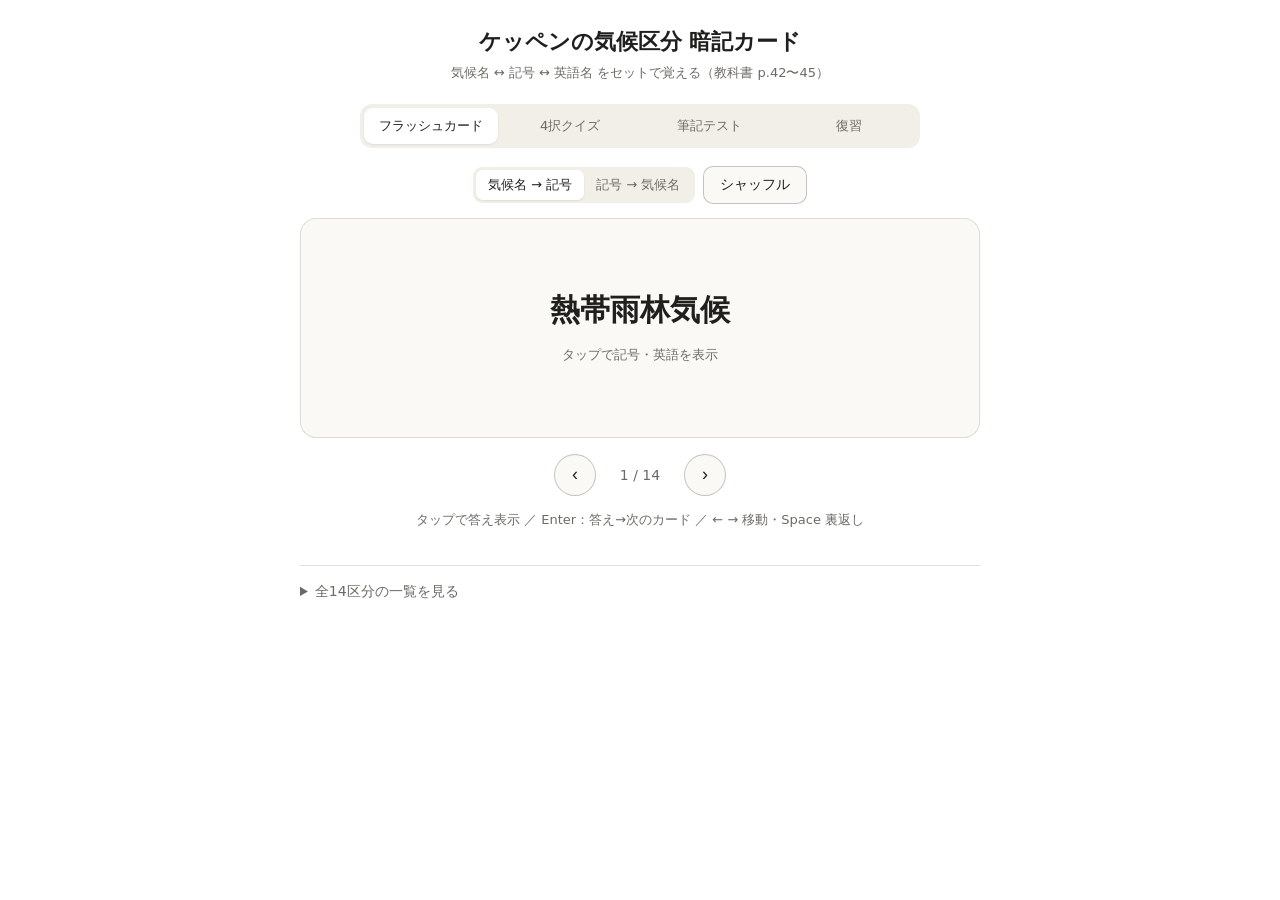
<file: koppen.html>
<!DOCTYPE html>
<html lang="ja">
<head>
<meta charset="UTF-8">
<meta name="viewport" content="width=device-width, initial-scale=1.0">
<title>ケッペンの気候区分 暗記カード</title>
<style>
  :root{
    --bg:#ffffff; --surface:#faf9f5; --surface2:#f1efe8; --text:#1f1f1d;
    --muted:#6b6a64; --border:rgba(0,0,0,.12); --border2:rgba(0,0,0,.22);
    --accent:#c2410c;
    --ok:#639922; --okbg:rgba(99,153,34,.18); --oktx:#27500a;
    --ng:#e24b4a; --ngbg:rgba(226,75,74,.16); --ngtx:#791f1f;
  }
  @media (prefers-color-scheme: dark){
    :root{
      --bg:#262624; --surface:#30302e; --surface2:#3a3a37; --text:#f3f2ec;
      --muted:#a8a79f; --border:rgba(255,255,255,.14); --border2:rgba(255,255,255,.26);
      --oktx:#c0dd97; --ngtx:#f09595;
    }
  }
  *{box-sizing:border-box}
  body{
    margin:0; padding:24px 16px 60px; background:var(--bg); color:var(--text);
    font-family:"Hiragino Sans","Hiragino Kaku Gothic ProN","Yu Gothic","Noto Sans JP",Meiryo,system-ui,sans-serif;
    -webkit-font-smoothing:antialiased; line-height:1.6;
  }
  .wrap{max-width:680px; margin:0 auto}
  h1{font-size:22px; font-weight:600; margin:0 0 4px; text-align:center}
  .sub{font-size:13px; color:var(--muted); text-align:center; margin:0 0 20px}
  .tabs{display:flex; gap:6px; background:var(--surface2); padding:4px; border-radius:12px; margin:0 auto 18px; max-width:560px}
  .tab{flex:1; border:0; background:transparent; color:var(--muted); font-size:13px; font-weight:500; padding:9px 6px; border-radius:9px; cursor:pointer; font-family:inherit; white-space:nowrap}
  .tab.active{background:var(--bg); color:var(--text); box-shadow:0 1px 2px rgba(0,0,0,.08)}
  .row{display:flex; align-items:center; justify-content:center; gap:8px; flex-wrap:wrap; margin-bottom:14px}
  .seg{display:inline-flex; background:var(--surface2); border-radius:9px; padding:3px}
  .seg button{border:0; background:transparent; color:var(--muted); font-size:13px; padding:6px 12px; border-radius:7px; cursor:pointer; font-family:inherit}
  .seg button.active{background:var(--bg); color:var(--text); font-weight:500; box-shadow:0 1px 2px rgba(0,0,0,.08)}
  .btn{border:1px solid var(--border2); background:var(--surface); color:var(--text); font-size:14px; padding:9px 16px; border-radius:10px; cursor:pointer; font-family:inherit; transition:background .12s,transform .05s}
  .btn:hover{background:var(--surface2)}
  .btn:active{transform:scale(.97)}
  .card{background:var(--surface); border:1px solid var(--border); border-radius:16px; padding:30px 24px; min-height:220px; display:flex; flex-direction:column; align-items:center; justify-content:center; text-align:center; cursor:pointer; transition:opacity .15s ease; user-select:none}
  .badge{display:inline-block; color:#fff; font-size:13px; font-weight:600; padding:4px 12px; border-radius:20px; margin-bottom:14px; letter-spacing:.02em}
  .term{font-size:30px; font-weight:600; line-height:1.3}
  .term.mono{font-family:"SF Mono",ui-monospace,Menlo,Consolas,monospace; letter-spacing:.04em}
  .hint{font-size:13px; color:var(--muted); margin-top:16px}
  .ja{font-size:26px; font-weight:600; margin:2px 0 10px}
  .code{font-family:"SF Mono",ui-monospace,Menlo,Consolas,monospace; font-size:34px; font-weight:600; letter-spacing:.06em; margin-bottom:8px}
  .en{font-size:16px; font-style:italic; color:var(--muted); margin-bottom:12px}
  .feat{font-size:14px; color:var(--text); background:var(--surface2); padding:8px 14px; border-radius:10px; max-width:100%}
  .nav{display:flex; align-items:center; justify-content:center; gap:14px; margin-top:16px}
  .nav .count{font-size:14px; color:var(--muted); min-width:60px; text-align:center; font-variant-numeric:tabular-nums}
  .icon{width:42px; height:42px; border-radius:50%; border:1px solid var(--border2); background:var(--surface); color:var(--text); font-size:18px; cursor:pointer; display:flex; align-items:center; justify-content:center}
  .icon:hover{background:var(--surface2)}
  /* quiz */
  .qlabel{font-size:14px; color:var(--muted); text-align:center; margin-bottom:6px}
  .qterm{font-size:28px; font-weight:600; text-align:center; line-height:1.3}
  .qterm.mono{font-family:"SF Mono",ui-monospace,Menlo,Consolas,monospace; letter-spacing:.05em}
  .qfeat{font-size:13px; color:var(--muted); text-align:center; margin-top:8px}
  .opts{display:grid; grid-template-columns:1fr 1fr; gap:10px; margin-top:22px}
  .opt{border:1px solid var(--border2); background:var(--surface); color:var(--text); font-size:15px; padding:14px 12px; border-radius:12px; cursor:pointer; font-family:inherit; transition:background .12s; min-height:54px; display:flex; align-items:center; justify-content:center; gap:8px}
  .opt:hover:not(:disabled){background:var(--surface2)}
  .opt:disabled{cursor:default}
  .opt .num{font-size:12px; color:var(--muted); border:1px solid var(--border); border-radius:5px; padding:0 6px; line-height:1.7}
  .opt.mono .lab{font-family:"SF Mono",ui-monospace,Menlo,Consolas,monospace; font-size:18px; letter-spacing:.04em}
  .opt.ok{background:var(--okbg); border-color:var(--ok); color:var(--oktx); font-weight:600}
  .opt.ng{background:var(--ngbg); border-color:var(--ng); color:var(--ngtx); font-weight:600}
  .reveal{margin-top:18px; text-align:center; font-size:14px; color:var(--muted); min-height:22px}
  .reveal b{color:var(--text)}
  .score{display:flex; justify-content:center; gap:20px; margin-bottom:14px; font-size:14px; color:var(--muted)}
  .score b{color:var(--text); font-size:16px}
  .center{text-align:center; margin-top:18px}
  .winput{width:100%; max-width:300px; font-size:20px; padding:11px 14px; border:1px solid var(--border2); border-radius:10px; background:var(--bg); color:var(--text); font-family:inherit; text-align:center}
  .winput:focus{outline:none; border-color:var(--accent)}
  .winput.mono{font-family:"SF Mono",ui-monospace,Menlo,Consolas,monospace; letter-spacing:.05em}
  .winput:disabled{opacity:1}
  details{margin-top:34px; border-top:1px solid var(--border); padding-top:14px}
  summary{cursor:pointer; font-size:14px; color:var(--muted); font-weight:500}
  table{width:100%; border-collapse:collapse; margin-top:12px; font-size:13px}
  th,td{text-align:left; padding:7px 8px; border-bottom:1px solid var(--border)}
  th{color:var(--muted); font-weight:500}
  td.c{font-family:"SF Mono",ui-monospace,Menlo,Consolas,monospace; font-weight:600; white-space:nowrap}
  .dot{display:inline-block; width:9px; height:9px; border-radius:50%; margin-right:6px; vertical-align:middle}
  #revCount{display:none; min-width:18px; background:var(--ng); color:#fff; border-radius:10px; font-size:11px; font-weight:600; padding:1px 6px; margin-left:4px}
  #revCount.show{display:inline-block}
  .hide{display:none}
</style>
</head>
<body>
<div class="wrap">
  <h1>ケッペンの気候区分 暗記カード</h1>
  <p class="sub">気候名 ↔ 記号 ↔ 英語名 をセットで覚える（教科書 p.42〜45）</p>

  <div class="tabs">
    <button class="tab active" id="tabFlash">フラッシュカード</button>
    <button class="tab" id="tabQuiz">4択クイズ</button>
    <button class="tab" id="tabWrite">筆記テスト</button>
    <button class="tab" id="tabReview">復習<span id="revCount">0</span></button>
  </div>

  <!-- FLASHCARD -->
  <div id="flashView">
    <div class="row">
      <div class="seg" id="dirSeg">
        <button data-dir="ja2code" class="active">気候名 → 記号</button>
        <button data-dir="code2ja">記号 → 気候名</button>
      </div>
      <button class="btn" id="shuffleBtn">シャッフル</button>
    </div>
    <div class="card" id="card"></div>
    <div class="nav">
      <button class="icon" id="prevBtn" aria-label="前へ">‹</button>
      <span class="count" id="count"></span>
      <button class="icon" id="nextBtn" aria-label="次へ">›</button>
    </div>
    <p class="sub" style="margin-top:14px">タップで答え表示 ／ Enter：答え→次のカード ／ ← → 移動・Space 裏返し</p>
  </div>

  <!-- QUIZ -->
  <div id="quizView" class="hide">
    <div class="score">
      <span>正解 <b id="qOk">0</b></span>
      <span>出題 <b id="qN">0</b></span>
      <span>連続 <b id="qStreak">0</b></span>
    </div>
    <div class="card" style="cursor:default; display:block; padding:26px 22px">
      <div class="qlabel" id="qLabel"></div>
      <div class="qterm" id="qTerm"></div>
      <div class="qfeat" id="qFeat"></div>
      <div class="opts" id="qOpts"></div>
      <div class="reveal" id="qReveal"></div>
    </div>
    <div class="center"><button class="btn hide" id="qNext">次の問題 ›</button></div>
    <p class="sub" style="margin-top:12px">1〜4 キーで選択 ／ 回答後に Enter で次の問題</p>
  </div>

  <!-- WRITE -->
  <div id="writeView" class="hide">
    <div class="score">
      <span>正解 <b id="wOk">0</b></span>
      <span>出題 <b id="wN">0</b></span>
      <span>連続 <b id="wSt">0</b></span>
    </div>
    <div class="row">
      <div class="seg" id="wseg">
        <button data-w="code" class="active">記号を書く</button>
        <button data-w="name">気候名を書く</button>
      </div>
    </div>
    <div class="card" style="cursor:default; display:block; padding:26px 22px">
      <div class="qlabel" id="wLabel"></div>
      <div class="qterm" id="wTerm"></div>
      <div class="qfeat" id="wFeat"></div>
      <div style="text-align:center; margin-top:20px">
        <input id="wInput" class="winput" enterkeyhint="next" autocomplete="off" autocapitalize="off" autocorrect="off" spellcheck="false" placeholder="ここに入力">
      </div>
      <div class="center"><button class="btn" id="wCheck">答え合わせ</button></div>
      <div class="reveal" id="wReveal"></div>
    </div>
    <div class="center"><button class="btn hide" id="wNext">次の問題 ›</button></div>
    <p class="sub" style="margin-top:12px">Enter で答え合わせ → もう一度 Enter で次の問題</p>
  </div>

  <!-- REVIEW -->
  <div id="reviewView" class="hide">
    <div id="revEmpty" class="hide" style="text-align:center; padding:34px 10px; color:var(--muted)">
      <div style="font-size:40px; margin-bottom:8px">🗂️</div>
      <p style="margin:0">まだ間違えた問題はありません。<br>4択クイズや筆記テストで間違えると、ここに自動でたまります。</p>
    </div>
    <div id="revPlay">
      <div class="score">
        <span>残り <b id="revRemain">0</b></span>
        <span>復習数 <b id="revN">0</b></span>
        <button class="btn" id="revReset" style="padding:4px 12px; font-size:13px">消去</button>
      </div>
      <div class="row">
        <div class="seg" id="rfseg">
          <button data-f="choice" class="active">4択</button>
          <button data-f="write">筆記</button>
        </div>
      </div>
      <div class="card" style="cursor:default; display:block; padding:26px 22px">
        <div class="qlabel" id="rLabel"></div>
        <div class="qterm" id="rTerm"></div>
        <div class="qfeat" id="rFeat"></div>
        <div class="opts" id="rOpts"></div>
        <div id="rWrap" class="hide">
          <div style="text-align:center; margin-top:20px">
            <input id="rInput" class="winput" enterkeyhint="next" autocomplete="off" autocapitalize="off" autocorrect="off" spellcheck="false" placeholder="ここに入力">
          </div>
          <div class="center"><button class="btn" id="rCheck">答え合わせ</button></div>
        </div>
        <div class="reveal" id="rReveal"></div>
      </div>
      <div class="center"><button class="btn hide" id="rNext">次へ ›</button></div>
      <p class="sub" style="margin-top:12px">正解するとリストから消えます ／ 4択は 1〜4 キー・筆記は Enter で答え合わせ</p>
    </div>
  </div>

  <details>
    <summary>全14区分の一覧を見る</summary>
    <table>
      <thead><tr><th>記号</th><th>気候名</th><th>英語名</th><th>特徴</th></tr></thead>
      <tbody id="refBody"></tbody>
    </table>
  </details>
</div>

<script>
const DATA=[
  {code:"Af", ja:"熱帯雨林気候", en:"Tropical rainforest", feat:"年中高温多雨", g:"A"},
  {code:"Am", ja:"熱帯モンスーン気候", en:"Tropical monsoon", feat:"年中高温多雨・弱い乾季がある", g:"A"},
  {code:"Aw", ja:"サバナ気候", en:"Tropical savanna", feat:"年中高温・強い乾季がある", g:"A"},
  {code:"BW", ja:"砂漠気候", en:"Desert (arid)", feat:"降水が少なく極度に乾燥", g:"B"},
  {code:"BS", ja:"ステップ気候", en:"Steppe (semi-arid)", feat:"短期間にまとまった降水がある", g:"B"},
  {code:"Cs", ja:"地中海性気候", en:"Mediterranean", feat:"温暖・夏に乾燥し冬に降水", g:"C"},
  {code:"Cw", ja:"温暖冬季少雨気候", en:"Dry-winter subtropical", feat:"温暖・冬に乾燥し夏に降水", g:"C"},
  {code:"Cfa", ja:"温暖湿潤気候", en:"Humid subtropical", feat:"夏は高温多湿・冬は寒冷", g:"C"},
  {code:"Cfb・Cfc", ja:"西岸海洋性気候", en:"Oceanic (marine west coast)", feat:"年中適度の降水・夏冷涼で冬温暖", g:"C"},
  {code:"Df", ja:"亜寒帯湿潤気候", en:"Subarctic, humid", feat:"年中降水が多く湿潤・夏は高温", g:"D"},
  {code:"Dw", ja:"亜寒帯冬季少雨気候", en:"Subarctic, dry winter", feat:"冬に降水が少なく夏は高温多湿", g:"D"},
  {code:"ET", ja:"ツンドラ気候", en:"Tundra", feat:"夏に凍土が融け冬は氷雪がおおう", g:"E"},
  {code:"EF", ja:"氷雪気候", en:"Ice cap", feat:"年中氷雪がおおう", g:"E"},
  {code:"H", ja:"高山気候", en:"Highland / Alpine", feat:"低緯度でも標高が高く低温になる", g:"H"},
];
const G={
  A:{ja:"熱帯",color:"#A32D2D"}, B:{ja:"乾燥帯",color:"#854F0B"},
  C:{ja:"温帯",color:"#3B6D11"}, D:{ja:"亜寒帯（冷帯）",color:"#0F6E56"},
  E:{ja:"寒帯",color:"#185FA5"}, H:{ja:"高山",color:"#5F5E5A"},
};
const $=id=>document.getElementById(id);
const shuf=a=>{a=a.slice();for(let i=a.length-1;i>0;i--){const j=Math.floor(Math.random()*(i+1));[a[i],a[j]]=[a[j],a[i]];}return a;};

/* ---- 間違いリスト（復習用・保存あり） ---- */
let wrong=new Set();
try{ const s=localStorage.getItem("koppen_wrong"); if(s) wrong=new Set(JSON.parse(s)); }catch(e){}
function saveWrong(){ try{ localStorage.setItem("koppen_wrong",JSON.stringify([...wrong])); }catch(e){} }
function updateRevBadge(){ const el=$("revCount"); if(!el) return; el.textContent=wrong.size; el.classList.toggle("show",wrong.size>0); }
function markWrong(code){ wrong.add(code); saveWrong(); updateRevBadge(); }

/* ---- flashcard ---- */
let order=DATA.map((_,i)=>i), pos=0, flipped=false, dir="ja2code";
function frontHTML(d){
  if(dir==="ja2code") return `<div class="term">${d.ja}</div><div class="hint">タップで記号・英語を表示</div>`;
  return `<div class="term mono" style="font-size:40px">${d.code}</div><div class="hint">タップで気候名を表示</div>`;
}
function backHTML(d){
  const g=G[d.g];
  return `<span class="badge" style="background:${g.color}">${d.g}群 ${g.ja}</span>
    <div class="ja">${d.ja}</div>
    <div class="code" style="color:${g.color}">${d.code}</div>
    <div class="en">${d.en}</div>
    <div class="feat">${d.feat}</div>`;
}
function renderFlash(){
  const d=DATA[order[pos]];
  const card=$("card");
  card.style.opacity=0;
  setTimeout(()=>{ card.innerHTML=flipped?backHTML(d):frontHTML(d); card.style.opacity=1; },120);
  $("count").textContent=(pos+1)+" / "+DATA.length;
}
function flip(){ flipped=!flipped; renderFlash(); }
function step(n){ pos=(pos+n+DATA.length)%DATA.length; flipped=false; renderFlash(); }
$("card").onclick=flip;
$("prevBtn").onclick=()=>step(-1);
$("nextBtn").onclick=()=>step(1);
$("shuffleBtn").onclick=()=>{ order=shuf(order); pos=0; flipped=false; renderFlash(); };
$("dirSeg").querySelectorAll("button").forEach(b=>b.onclick=()=>{
  dir=b.dataset.dir; $("dirSeg").querySelectorAll("button").forEach(x=>x.classList.remove("active"));
  b.classList.add("active"); flipped=false; renderFlash();
});

/* ---- quiz ---- */
let qOk=0,qN=0,qStreak=0,qDone=false;
function newQuestion(){
  qDone=false; $("qNext").classList.add("hide"); $("qReveal").textContent="";
  const d=DATA[Math.floor(Math.random()*DATA.length)];
  const askCode=Math.random()<0.5;
  $("qLabel").textContent=askCode?"この気候の記号は？":"この記号の気候名は？";
  $("qTerm").className="qterm"+(askCode?"":" mono");
  $("qTerm").textContent=askCode?d.ja:d.code;
  $("qTerm").style.color=askCode?"":G[d.g].color;
  $("qFeat").textContent="ヒント： "+d.feat;
  const others=shuf(DATA.filter(x=>x!==d)).slice(0,3);
  const opts=shuf([d,...others]);
  const box=$("qOpts"); box.innerHTML="";
  opts.forEach((o,i)=>{
    const b=document.createElement("button");
    b.className="opt"+(askCode?" mono":"");
    b.innerHTML=`<span class="num">${i+1}</span><span class="lab">${askCode?o.code:o.ja}</span>`;
    b.onclick=()=>answer(b,o,d,askCode);
    box.appendChild(b);
  });
}
function answer(btn,chosen,correct,askCode){
  if(qDone) return; qDone=true; qN++;
  const ok=chosen===correct;
  if(ok){qOk++; qStreak++;} else {qStreak=0; markWrong(correct.code);}
  $("qOpts").querySelectorAll(".opt").forEach(b=>{
    b.disabled=true;
    const label=b.querySelector(".lab").textContent;
    if(label===(askCode?correct.code:correct.ja)) b.classList.add("ok");
    else if(b===btn) b.classList.add("ng");
  });
  $("qOk").textContent=qOk; $("qN").textContent=qN; $("qStreak").textContent=qStreak;
  $("qReveal").innerHTML=(ok?"⭕ 正解！ ":"❌ 不正解 ")+`<b>${correct.code}</b> ＝ <b>${correct.ja}</b>（${correct.en}）`;
  $("qNext").classList.remove("hide");
}
$("qNext").onclick=newQuestion;

/* ---- write (筆記) ---- */
const ALIAS={"Am":["弱い乾季のある熱帯雨林気候"]};
function norm(s){return (s||"").trim().replace(/[Ａ-Ｚａ-ｚ０-９]/g,c=>String.fromCharCode(c.charCodeAt(0)-0xFEE0)).replace(/[\s・･,，、。\.\-]/g,"").toLowerCase();}
function nameSet(d){const base=[d.ja,...(ALIAS[d.code]||[])],s=new Set();base.forEach(x=>{const n=norm(x);s.add(n);s.add(n.replace(/気候$/,""));});return s;}
let wDir="code",wOk=0,wN=0,wSt=0,wDone=false,wCur=null;
function newWrite(){
  wDone=false; $("wNext").classList.add("hide"); $("wReveal").textContent="";
  const d=DATA[Math.floor(Math.random()*DATA.length)]; wCur=d; const code=wDir==="code";
  $("wLabel").textContent=code?"次の気候の記号を書きなさい":"次の記号の気候名を書きなさい";
  $("wTerm").className="qterm"+(code?"":" mono"); $("wTerm").textContent=code?d.ja:d.code; $("wTerm").style.color=code?"":G[d.g].color;
  $("wFeat").textContent="ヒント： "+d.feat;
  const inp=$("wInput"); inp.value=""; inp.disabled=false; inp.style.borderColor=""; inp.className="winput"+(code?" mono":""); inp.placeholder=code?"記号（例：Af）":"気候名（例：熱帯雨林気候）";
  inp.focus();
}
function checkWrite(){
  if(wDone) return; const d=wCur,code=wDir==="code",val=$("wInput").value; if(!val.trim()) return;
  wDone=true; wN++; let good;
  if(code){const acc=d.code.split("・").map(norm).concat(norm(d.code)); good=acc.includes(norm(val));}
  else{const s=nameSet(d),u=norm(val); good=s.has(u)||s.has(u.replace(/気候$/,""));}
  if(good){wOk++;wSt++;}else {wSt=0; markWrong(d.code);}
  $("wInput").style.borderColor=good?"var(--ok)":"var(--ng)";
  $("wOk").textContent=wOk; $("wN").textContent=wN; $("wSt").textContent=wSt;
  $("wReveal").innerHTML=(good?"⭕ 正解！ ":"❌ 不正解　正解は ")+`<b>${d.code}</b> ＝ <b>${d.ja}</b>（${d.en}）`;
  $("wNext").classList.remove("hide");
}
$("wCheck").onclick=checkWrite; $("wNext").onclick=newWrite;
$("wseg").querySelectorAll("button").forEach(b=>b.onclick=()=>{ wDir=b.dataset.w; $("wseg").querySelectorAll("button").forEach(x=>x.classList.remove("active")); b.classList.add("active"); newWrite(); });

/* ---- review (復習：間違えた問題だけ／4択・筆記) ---- */
let rDone=false, rCur=null, revN=0, rFmt="choice", rAsk=false;
function showReview(){
  const has=wrong.size>0;
  $("revEmpty").classList.toggle("hide",has);
  $("revPlay").classList.toggle("hide",!has);
  $("revRemain").textContent=wrong.size;
  if(has) newReview();
}
function newReview(){
  rDone=false; $("rNext").classList.add("hide"); $("rReveal").textContent="";
  if(wrong.size===0){ showReview(); return; }
  const codes=[...wrong]; const d=DATA.find(x=>x.code===codes[Math.floor(Math.random()*codes.length)]); rCur=d;
  const askCode=Math.random()<0.5; rAsk=askCode;
  $("rTerm").className="qterm"+(askCode?"":" mono"); $("rTerm").textContent=askCode?d.ja:d.code; $("rTerm").style.color=askCode?"":G[d.g].color;
  $("rFeat").textContent="ヒント： "+d.feat;
  if(rFmt==="write"){
    $("rLabel").textContent=askCode?"記号を書きなさい":"気候名を書きなさい";
    $("rOpts").classList.add("hide"); $("rWrap").classList.remove("hide");
    const inp=$("rInput"); inp.value=""; inp.disabled=false; inp.style.borderColor=""; inp.className="winput"+(askCode?" mono":""); inp.placeholder=askCode?"記号（例：Af）":"気候名（例：熱帯雨林気候）";
    inp.focus();
  } else {
    $("rLabel").textContent=askCode?"この気候の記号は？":"この記号の気候名は？";
    $("rWrap").classList.add("hide"); $("rOpts").classList.remove("hide");
    const opts=shuf([d,...shuf(DATA.filter(x=>x!==d)).slice(0,3)]); const box=$("rOpts"); box.innerHTML="";
    opts.forEach((o,i)=>{ const b=document.createElement("button"); b.className="opt"+(askCode?" mono":""); b.innerHTML=`<span class="num">${i+1}</span><span class="lab">${askCode?o.code:o.ja}</span>`; b.onclick=()=>answerReview(b,o); box.appendChild(b); });
  }
}
function finishReview(good){
  if(rDone) return; rDone=true; revN++;
  const c=rCur;
  if(good){ wrong.delete(c.code); saveWrong(); updateRevBadge(); }
  $("revRemain").textContent=wrong.size; $("revN").textContent=revN;
  $("rReveal").innerHTML=(good?"⭕ 正解！リストから外しました ":"❌ もう一度出ます ")+`<b>${c.code}</b> ＝ <b>${c.ja}</b>（${c.en}）`+(good&&wrong.size===0?"<br>🎉 全部マスター！":"");
  $("rNext").classList.remove("hide");
}
function answerReview(btn,chosen){
  if(rDone) return; const c=rCur, askCode=rAsk;
  $("rOpts").querySelectorAll(".opt").forEach(b=>{ b.disabled=true; const label=b.querySelector(".lab").textContent; if(label===(askCode?c.code:c.ja)) b.classList.add("ok"); else if(b===btn) b.classList.add("ng"); });
  finishReview(chosen===c);
}
function checkReviewWrite(){
  if(rDone) return; const d=rCur, askCode=rAsk, val=$("rInput").value; if(!val.trim()) return;
  let good;
  if(askCode){ const acc=d.code.split("・").map(norm).concat(norm(d.code)); good=acc.includes(norm(val)); }
  else{ const s=nameSet(d),u=norm(val); good=s.has(u)||s.has(u.replace(/気候$/,"")); }
  $("rInput").style.borderColor=good?"var(--ok)":"var(--ng)";
  finishReview(good);
}
$("rCheck").onclick=checkReviewWrite;
$("rfseg").querySelectorAll("button").forEach(b=>b.onclick=()=>{ rFmt=b.dataset.f; $("rfseg").querySelectorAll("button").forEach(x=>x.classList.remove("active")); b.classList.add("active"); newReview(); });
$("rNext").onclick=()=>{ wrong.size===0 ? showReview() : newReview(); };
$("revReset").onclick=()=>{ if(confirm("間違いリストを消去しますか？")){ wrong.clear(); saveWrong(); updateRevBadge(); showReview(); } };

/* ---- tabs ---- */
function setMode(m){
  $("tabFlash").classList.toggle("active",m==="flash");
  $("tabQuiz").classList.toggle("active",m==="quiz");
  $("tabWrite").classList.toggle("active",m==="write");
  $("tabReview").classList.toggle("active",m==="review");
  $("flashView").classList.toggle("hide",m!=="flash");
  $("quizView").classList.toggle("hide",m!=="quiz");
  $("writeView").classList.toggle("hide",m!=="write");
  $("reviewView").classList.toggle("hide",m!=="review");
  if(m==="quiz" && qN===0) newQuestion();
  if(m==="write" && wN===0) newWrite();
  if(m==="review") showReview();
}
$("tabFlash").onclick=()=>setMode("flash");
$("tabQuiz").onclick=()=>setMode("quiz");
$("tabWrite").onclick=()=>setMode("write");
$("tabReview").onclick=()=>setMode("review");

/* ---- reference table ---- */
$("refBody").innerHTML=DATA.map(d=>
  `<tr><td class="c" style="color:${G[d.g].color}">${d.code}</td><td><span class="dot" style="background:${G[d.g].color}"></span>${d.ja}</td><td style="color:var(--muted);font-style:italic">${d.en}</td><td>${d.feat}</td></tr>`
).join("");

/* ---- keyboard ---- */
document.addEventListener("keydown",e=>{
  if(!$("flashView").classList.contains("hide")){
    if(e.key==="ArrowRight") step(1);
    else if(e.key==="ArrowLeft") step(-1);
    else if(e.key===" "){ e.preventDefault(); flip(); }
    else if(e.key==="Enter"){ e.preventDefault(); flipped ? step(1) : flip(); }
  } else if(!$("quizView").classList.contains("hide")){
    if(qDone){ if(e.key==="Enter"){ e.preventDefault(); newQuestion(); } }
    else if(/^[1-4]$/.test(e.key)){ const b=$("qOpts").querySelectorAll(".opt")[+e.key-1]; if(b) b.click(); }
  } else if(!$("writeView").classList.contains("hide")){
    if(e.key==="Enter"){ e.preventDefault(); wDone ? newWrite() : checkWrite(); }
  } else if(!$("reviewView").classList.contains("hide")){
    if(rDone){ if(e.key==="Enter"){ e.preventDefault(); $("rNext").click(); } }
    else if(rFmt==="write"){ if(e.key==="Enter"){ e.preventDefault(); checkReviewWrite(); } }
    else if(/^[1-4]$/.test(e.key)){ const b=$("rOpts").querySelectorAll(".opt")[+e.key-1]; if(b) b.click(); }
  }
});

updateRevBadge();
renderFlash();
</script>
</body>
</html>
</file>
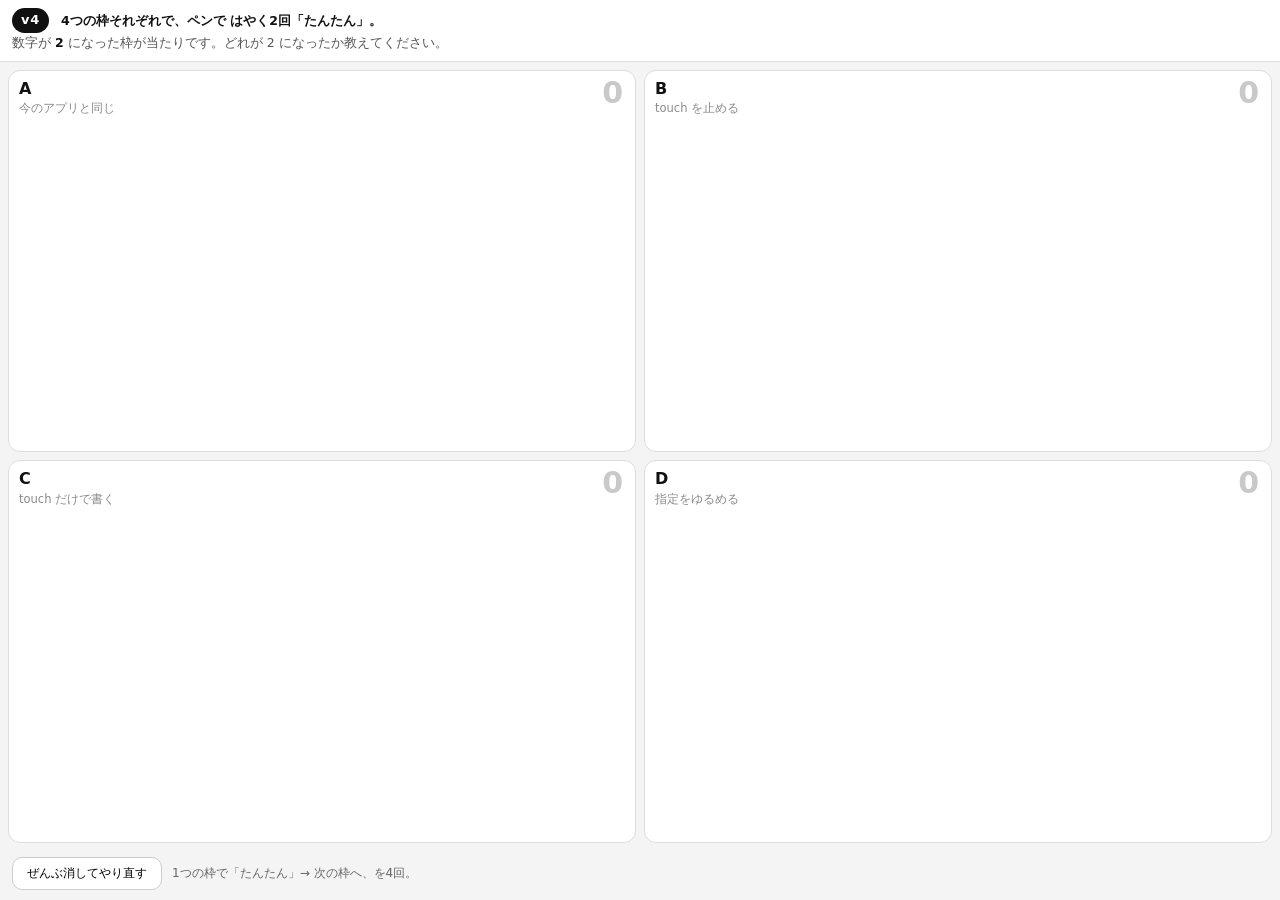
<file: tap.html>
<!doctype html>
<html lang="ja">
<head>
<meta charset="utf-8">
<meta name="viewport" content="width=device-width, initial-scale=1.0, maximum-scale=1.0, user-scalable=no, viewport-fit=cover">
<title>たんたん試し 4</title>
<style>
  *{box-sizing:border-box; -webkit-tap-highlight-color:transparent;
    -webkit-user-select:none; user-select:none; -webkit-touch-callout:none}
  html,body{height:100%; margin:0; overflow:hidden; background:#f4f4f5; color:#111}
  body{font-family:"Hiragino Sans",system-ui,sans-serif; display:flex; flex-direction:column}
  header{padding:8px 12px; font-size:12.5px; line-height:1.6; color:#555; background:#fff; border-bottom:1px solid #ddd}
  header b{color:#111}
  .ver{display:inline-block; margin-right:8px; padding:2px 9px; border-radius:999px;
       background:#111; color:#fff; font-size:13px; font-weight:700; letter-spacing:.06em; vertical-align:1px}
  .grid{flex:1; min-height:0; display:grid; grid-template-columns:1fr 1fr; grid-template-rows:1fr 1fr; gap:8px; padding:8px}
  .cell{position:relative; background:#fff; border:1px solid #ddd; border-radius:12px; overflow:hidden}
  .cell canvas{position:absolute; inset:0; width:100%; height:100%; display:block}
  .cell .tag{position:absolute; left:10px; top:7px; font-size:11.5px; color:#8a8a8a; pointer-events:none; line-height:1.4}
  .cell .tag b{display:block; font-size:16px; color:#111}
  .cell .num{position:absolute; right:12px; top:4px; font-size:30px; font-weight:800; color:#c9c9c9;
             font-variant-numeric:tabular-nums; pointer-events:none}
  .cell .num.ok{color:#1a8a3a}
  footer{padding:6px 12px 10px; display:flex; align-items:center; gap:10px; font-size:12px; color:#666}
  footer button{font:inherit; padding:7px 14px; border-radius:10px; border:1px solid #ccc; background:#fff}
</style>
</head>
<body>
<header>
  <span class="ver">v4</span>
  <b>4つの枠それぞれで、ペンで はやく2回「たんたん」。</b><br>
  数字が <b>2</b> になった枠が当たりです。どれが 2 になったか教えてください。
</header>

<div class="grid">
  <div class="cell" id="cA"><canvas></canvas><span class="tag"><b>A</b>今のアプリと同じ</span><span class="num">0</span></div>
  <div class="cell" id="cB"><canvas></canvas><span class="tag"><b>B</b>touch を止める</span><span class="num">0</span></div>
  <div class="cell" id="cC"><canvas></canvas><span class="tag"><b>C</b>touch だけで書く</span><span class="num">0</span></div>
  <div class="cell" id="cD"><canvas></canvas><span class="tag"><b>D</b>指定をゆるめる</span><span class="num">0</span></div>
</div>

<footer>
  <button id="clr">ぜんぶ消してやり直す</button>
  <span>1つの枠で「たんたん」→ 次の枠へ、を4回。</span>
</footer>

<script>
/* =====================================================================
   同じ「書く」しくみを、4とおりのやり方で並べる。
   iPad が2回目の合図を飲みこむのを、どれなら抜けられるかを見る。
   ===================================================================== */
function make(id, opt){
  const cell = document.getElementById(id);
  const cv = cell.querySelector('canvas');
  const num = cell.querySelector('.num');
  const ctx = cv.getContext('2d');
  let dpr = 1, strokes = [], cur = null;

  cv.style.touchAction = opt.touchAction;

  function fit(){
    dpr = Math.min(window.devicePixelRatio || 1, 3);
    const r = cv.getBoundingClientRect();
    cv.width = Math.round(r.width * dpr);
    cv.height = Math.round(r.height * dpr);
    draw();
  }
  function draw(){
    ctx.setTransform(1,0,0,1,0,0);
    ctx.clearRect(0,0,cv.width,cv.height);
    ctx.setTransform(dpr,0,0,dpr,0,0);
    ctx.lineCap = ctx.lineJoin = 'round';
    ctx.lineWidth = 3.4;
    ctx.strokeStyle = ctx.fillStyle = '#111';
    (cur ? strokes.concat([cur]) : strokes).forEach(s=>{
      if(s.length === 1){ ctx.beginPath(); ctx.arc(s[0].x, s[0].y, 1.7, 0, Math.PI*2); ctx.fill(); return; }
      ctx.beginPath(); ctx.moveTo(s[0].x, s[0].y);
      for(let i=1;i<s.length;i++) ctx.lineTo(s[i].x, s[i].y);
      ctx.stroke();
    });
    num.textContent = strokes.length;
    num.classList.toggle('ok', strokes.length >= 2);
  }
  window.addEventListener('resize', fit);
  function pt(e){
    const r = cv.getBoundingClientRect();
    return { x: e.clientX - r.left, y: e.clientY - r.top };
  }
  function begin(p){ cur = [p]; draw(); }
  function move(p){
    if(!cur) return;
    const l = cur[cur.length-1];
    if(Math.abs(p.x-l.x) + Math.abs(p.y-l.y) >= 0.7) cur.push(p);
    draw();
  }
  function end(){ if(!cur) return; strokes.push(cur); cur = null; draw(); }

  /* ---- pointer で書く ---- */
  if(opt.pointer){
    cv.addEventListener('pointerdown', e=>{
      e.preventDefault();
      begin(pt(e));
      try{ cv.setPointerCapture(e.pointerId); }catch(err){}
    });
    cv.addEventListener('pointermove', e=>{ if(cur){ e.preventDefault(); move(pt(e)); } });
    cv.addEventListener('pointerup', end);
    cv.addEventListener('pointercancel', end);
  }

  /* ---- touch で書く ---- */
  if(opt.touch){
    cv.addEventListener('touchstart', e=>{ e.preventDefault(); begin(pt(e.changedTouches[0])); }, {passive:false});
    cv.addEventListener('touchmove',  e=>{ e.preventDefault(); move(pt(e.changedTouches[0])); }, {passive:false});
    cv.addEventListener('touchend',   e=>{ e.preventDefault(); end(); }, {passive:false});
    cv.addEventListener('touchcancel', end, {passive:true});
  }

  /* ---- 書くのは pointer のまま、touch の既定の動きだけ止める ---- */
  if(opt.blockTouch){
    ['touchstart','touchmove','touchend'].forEach(t=>
      cv.addEventListener(t, e=>e.preventDefault(), {passive:false}));
  }

  fit();
  return { reset(){ strokes = []; cur = null; draw(); } };
}

const cells = [
  /* A: 今のアプリと同じ。pointer だけで書き、touch には手を出さない。 */
  make('cA', {pointer:true,  touch:false, blockTouch:false, touchAction:'none'}),
  /* B: 書くのは pointer のまま。touch の既定の動きを止めて、
        Safari のジェスチャ判定そのものを起こさせない。 */
  make('cB', {pointer:true,  touch:false, blockTouch:true,  touchAction:'none'}),
  /* C: pointer を一切使わず、touch だけで書く。 */
  make('cC', {pointer:false, touch:true,  blockTouch:false, touchAction:'none'}),
  /* D: touch-action を manipulation に。none だと逆に効かない版があるらしいので。 */
  make('cD', {pointer:true,  touch:false, blockTouch:false, touchAction:'manipulation'}),
];
document.getElementById('clr').addEventListener('click', ()=>cells.forEach(c=>c.reset()));
</script>
</body>
</html>
</file>
<file: app.css>
:root{
    --bg:#FAFAF8;
    --bg2:#F3F3F0;
    --card:#FFFFFF;
    --t1:#111111;
    --t2:#555555;
    --t3:#999999;
    --bd:#E0E0DC;
    --bd2:#EEEEEA;
    --err:#8B0000;
    --ok:#00008B;
    --numk:#EBF0FA;                /* 数字キーの下地 */
    --numb:#D3DCEF;                /* 数字キーのふち */
    --numk2:#D9E3F7;               /* 数字キーを押したとき */
    --sh:0 1px 2px rgba(17,17,17,.04);
    --safe-b:env(safe-area-inset-bottom, 0px);
  }
  /* 画面の文字は選べないようにする。
     Apple Pencil で書いていると、手のひらや軸が問題文に触れただけで
     文字が選ばれて「コピー／調べる／翻訳」の黒いメニューが出てしまう。 */
  *{box-sizing:border-box; -webkit-tap-highlight-color:transparent;
    -webkit-user-select:none; user-select:none; -webkit-touch-callout:none}
  html,body{height:100%; overflow:hidden}
  body{
    margin:0; background:var(--bg); color:var(--t1);
    font-family:"Hiragino Sans","Hiragino Kaku Gothic ProN","Yu Gothic","Noto Sans JP",Meiryo,system-ui,-apple-system,sans-serif;
    font-feature-settings:"palt" 1;
    -webkit-font-smoothing:antialiased;
    line-height:1.55; font-size:15px;
    overscroll-behavior:none;
  }
  button{font-family:inherit; color:inherit; cursor:pointer; touch-action:manipulation}
  .app{height:100vh; height:100dvh; display:flex; flex-direction:column; overflow:hidden}
  .hide{display:none !important}

  /* ---------- 数式表示 ---------- */
  .mq{font-family:"Times New Roman",'Hiragino Mincho ProN',serif; letter-spacing:.01em}
  sup,sub{font-size:.68em; line-height:0}
  sup{vertical-align:.5em} sub{vertical-align:-.28em}
  .rt{white-space:nowrap}
  .rt .ri{font-size:.6em; vertical-align:.62em; margin-right:-.28em}
  .rt .rb{border-top:1px solid currentColor; padding:0 .14em 0 .06em; margin-left:.02em}

  /* ---------- メニュー ---------- */
  #menu{flex:1; overflow-y:auto; -webkit-overflow-scrolling:touch; padding:0 18px calc(40px + var(--safe-b))}
  .mhead{padding:34px 0 22px; text-align:center}
  /* 更新が届いたか分かるように、トップに小さく版を出す */
  .mhead .ver{margin:0 0 6px; font-size:11px; color:var(--t3); letter-spacing:.14em}
  .mhead h1{margin:0; font-size:25px; font-weight:600; letter-spacing:.06em}
  .mhead .cap{margin:6px 0 0; font-size:12px; color:var(--t3); letter-spacing:.18em}
  .sec{margin:0 0 9px; font-size:11px; color:var(--t3); letter-spacing:.14em; font-weight:600}

  .seg{display:flex; gap:2px; background:var(--bg2); border-radius:11px; padding:3px; margin-bottom:8px}
  .seg button{flex:1; border:0; background:transparent; color:var(--t2); font-size:12.5px; padding:9px 4px; border-radius:8px; letter-spacing:.02em}
  .seg button.on{background:var(--card); color:var(--t1); font-weight:600; box-shadow:var(--sh)}
  .modenote{font-size:11.5px; color:var(--t3); margin:0 0 12px; padding:0 2px; line-height:1.6}
  .toggle{display:flex; align-items:center; gap:10px; border:0; background:transparent; padding:6px 2px; margin-bottom:16px; font-size:13px; color:var(--t2)}
  .toggle .tk{width:38px; height:22px; border-radius:22px; background:var(--bd2); border:1px solid var(--bd); flex:none; position:relative; transition:background .16s, border-color .16s}
  .toggle .tk i{position:absolute; top:2px; left:2px; width:16px; height:16px; border-radius:50%; background:var(--card); box-shadow:var(--sh); transition:transform .16s}
  .toggle[aria-pressed="true"]{color:var(--t1)}
  .toggle[aria-pressed="true"] .tk{background:var(--t1); border-color:var(--t1)}
  .toggle[aria-pressed="true"] .tk i{transform:translateX(16px)}
  .toggle[disabled]{opacity:.35}

  .tlist{display:flex; flex-direction:column; gap:7px; margin-bottom:22px}
  .gsec{margin:14px 0 -1px; padding-left:2px; font-size:10.5px; color:var(--t3); letter-spacing:.16em; font-weight:600}
  .mrow{display:flex; align-items:center; justify-content:space-between; gap:12px}
  .gsec:first-child{margin-top:6px}
  .titem{
    display:flex; align-items:center; gap:12px; width:100%; text-align:left;
    background:var(--card); border:1px solid var(--bd); border-radius:13px;
    padding:14px 15px; box-shadow:var(--sh); transition:transform .06s, background .12s;
  }
  .titem:active{transform:scale(.985); background:var(--bg2)}
  .titem .nm{flex:1; min-width:0}
  .titem .nm b{display:block; font-size:15px; font-weight:600; letter-spacing:.01em}
  .titem .nm span{display:block; font-size:11.5px; color:var(--t3); margin-top:2px}
  .titem .rt2{display:flex; align-items:center; gap:9px; flex:none}
  .titem .num{font-size:12px; color:var(--t2); font-variant-numeric:tabular-nums}
  .titem .arw{color:var(--t3); font-size:17px; line-height:1}
  .titem.all{background:var(--t1); border-color:var(--t1); color:var(--card)}
  .titem.all .nm span,.titem.all .num,.titem.all .arw{color:rgba(255,255,255,.62)}
  .titem.all:active{background:#000}
  /* 途中でやめた範囲は、カード＋「途中から」の2つ並びにする */
  .trow{display:flex; gap:7px; align-items:stretch}
  .trow .titem{flex:1; min-width:0}
  .tcont{
    flex:none; width:78px; display:flex; flex-direction:column; align-items:center; justify-content:center; gap:2px;
    background:var(--bg2); border:1px solid var(--bd); border-radius:13px; box-shadow:var(--sh);
    padding:8px 4px; transition:transform .06s, background .12s;
  }
  .tcont:active{transform:scale(.97); background:var(--bd2)}
  .tcont .cl{font-size:10px; color:var(--t3); letter-spacing:.04em}
  .tcont b{font-size:13px; font-weight:600; color:var(--t1); font-variant-numeric:tabular-nums}
  .titem[disabled]{opacity:.4; box-shadow:none}
  .titem.rsm{border-style:dashed; border-color:var(--bd); margin-bottom:0}
  .mini-bar{display:block; height:2px; background:var(--bd2); border-radius:2px; margin-top:7px; overflow:hidden}
  .mini-bar i{display:block; height:100%; background:var(--t3); border-radius:2px}
  .badge{
    font-size:11px; font-variant-numeric:tabular-nums; color:var(--err);
    border:1px solid rgba(139,0,0,.24); border-radius:20px; padding:1px 7px; background:rgba(139,0,0,.04);
  }
  .empty{border:1px dashed var(--bd); border-radius:13px; padding:26px 16px; text-align:center; color:var(--t3); font-size:12.5px; line-height:1.8}

  /* ---------- 記録の持ち出し ---------- */
  .bkrow{display:flex; gap:8px; margin-top:8px}
  .bkbtn{flex:1; min-height:42px; border-radius:11px; border:1px solid var(--bd);
         background:var(--card); color:inherit; font-size:13.5px}
  .bkbtn.go{background:var(--ok); border-color:var(--ok); color:#fff; font-weight:600}
  .bkbtn:active{opacity:.75}
  .bknote{font-size:11px; color:var(--t3); line-height:1.85; margin-top:9px}
  .bkbox{margin-top:12px; padding:12px; border:1px solid var(--bd); border-radius:12px; background:var(--card)}
  .bkh{margin:0 0 8px; font-size:11.5px; color:var(--t3); line-height:1.8}
  .bkta{width:100%; height:110px; box-sizing:border-box; padding:9px; border-radius:9px;
        border:1px solid var(--bd); background:var(--bg2); color:inherit;
        font-family:ui-monospace,SFMono-Regular,Menlo,monospace; font-size:10.5px; line-height:1.5;
        resize:none;
        /* 記録の書き出し・読みこみ欄だけは、選んで貼りつけできるようにしておく */
        -webkit-user-select:text; user-select:text; -webkit-touch-callout:default}
  .bkmsg{margin:8px 0 0; font-size:11.5px; line-height:1.7}
  .bkmsg.ok{color:var(--ok)} .bkmsg.ng{color:var(--ng)}

  /* ---------- 囲った計算 ---------- */
  #ansClip{position:relative; margin:0 14px 8px; padding:6px 8px; border:1px solid var(--bd);
           border-radius:10px; background:var(--bg2); text-align:center}
  #ansClip img{max-width:100%; max-height:104px; display:inline-block; vertical-align:middle}
  #ansClip .cx{position:absolute; right:6px; top:6px; font-size:10px; color:var(--t3);
               background:var(--card); border-radius:99px; padding:3px 8px; line-height:1}
  .mfoot{display:flex; justify-content:center; padding-top:6px}
  .lnk{background:none; border:0; color:var(--t3); font-size:11.5px; letter-spacing:.06em; text-decoration:underline; text-underline-offset:3px; padding:8px}

  /* ---------- 演習画面 ---------- */
  #play{flex:1; display:flex; flex-direction:column; min-height:0}
  .bar{display:flex; align-items:center; gap:6px; padding:8px 8px 7px; flex:none}
  .mbar{padding-top:calc(8px + var(--safe-t)); border-bottom:1px solid var(--bd2); margin-bottom:8px}
  .ib{
    width:38px; height:38px; flex:none; border:0; background:transparent; border-radius:10px;
    display:flex; align-items:center; justify-content:center; transition:background .12s;
  }
  .ib:active{background:var(--bg2)}
  .ib svg{width:19px; height:19px; stroke:var(--t1); stroke-width:1.6; fill:none; stroke-linecap:round; stroke-linejoin:round}
  .ttl{flex:1; text-align:center; min-width:0}
  .ttl b{display:block; font-size:13px; font-weight:600; letter-spacing:.02em; white-space:nowrap; overflow:hidden; text-overflow:ellipsis}
  .ttl span{display:block; font-size:10.5px; color:var(--t3); font-variant-numeric:tabular-nums; letter-spacing:.06em; margin-top:1px}
  .prog{height:2px; background:var(--bd2); flex:none}
  .prog i{display:block; height:100%; background:var(--t1); width:0; transition:width .28s ease}

  .qbox{
    flex:none; display:block; width:auto; text-align:left;
    margin:11px 12px 0; background:var(--card); border:1px solid var(--bd);
    border-radius:13px; padding:12px 14px; box-shadow:var(--sh);
    max-height:40vh; overflow-y:auto; transition:padding .16s;
    -webkit-overflow-scrolling:touch;
  }
  /* 問題文が入りきらないときだけ、下のふちをぼかして「まだ続く」と見せる */
  .qbox .qfade{
    display:none; position:sticky; bottom:-12px; height:30px; margin-top:-30px;
    background:linear-gradient(to top, var(--card) 30%, transparent);
    pointer-events:none;
  }
  .qbox.over .qfade{display:block}
  .qbox.fold .qfade{display:none}
  .qbox .lb{font-size:10px; color:var(--t3); letter-spacing:.16em; margin-bottom:5px; display:flex; gap:8px; align-items:center}
  .qbox .lb .wc{color:var(--err); letter-spacing:.02em}
  .qbox .lb .fold{margin-left:auto; letter-spacing:.04em; text-decoration:underline; text-underline-offset:2px}
  .qbox .qt{display:block; font-size:17px; line-height:1.75; word-break:break-word}
  .qbox .gv{display:block; font-size:11.5px; color:var(--t2); margin-top:7px; padding-top:7px; border-top:1px solid var(--bd2)}
  .qbox .gv.hide{display:none !important}
  /* たたんだ状態: 1行だけ見せて計算スペースを広げる */
  .qbox.fold{padding:7px 14px 8px; overflow:hidden}
  .qbox.fold .lb{margin-bottom:2px}
  .qbox.fold .qt{
    font-size:14px; line-height:1.5; white-space:nowrap;
    overflow:hidden; text-overflow:ellipsis;
  }
  .qbox.fold .gv{display:none}

  .tools{display:flex; align-items:center; gap:4px; padding:9px 12px 7px; flex:none}
  .tb{
    height:36px; min-width:44px; padding:0 11px; border:1px solid var(--bd); background:var(--card);
    border-radius:9px; display:flex; align-items:center; justify-content:center; gap:5px; box-shadow:var(--sh);
    transition:background .12s, border-color .12s;
  }
  .tb svg{width:17px; height:17px; stroke:var(--t1); stroke-width:1.6; fill:none; stroke-linecap:round; stroke-linejoin:round}
  .tb.on{background:var(--t1); border-color:var(--t1)}
  .tb.on svg{stroke:var(--card)}
  .tb:disabled{opacity:.32}
  /* 枠の外に書き込みが出ているときだけ、「枠に収める」を目立たせる */
  .tb.warn{background:#FDF0E6; border-color:#E8C39E}
  .tb.warn svg{stroke:#B45309}
  .tb:active{background:var(--bg2)}
  .tb.on:active{background:#000}
  .tsp{flex:1}

  .padwrap{flex:1; min-height:0; margin:0 12px; position:relative}
  #pad{
    position:absolute; inset:0; width:100%; height:100%;
    background:var(--card); border:1px solid var(--bd); border-radius:13px;
    box-shadow:var(--sh); touch-action:none; display:block;
  }
  .padhint{
    position:absolute; left:0; right:0; top:50%; transform:translateY(-50%);
    text-align:center; color:var(--t3); font-size:12px; letter-spacing:.1em; pointer-events:none;
    transition:opacity .2s;
  }
  .padhint small{display:block; font-size:10.5px; letter-spacing:.04em; margin-top:6px; opacity:.75}
  .foot{flex:none; padding:11px 12px calc(11px + var(--safe-b))}
  .pbtn{
    width:100%; height:50px; border:0; border-radius:13px; background:var(--t1); color:var(--card);
    font-size:15px; font-weight:600; letter-spacing:.08em; transition:transform .06s, opacity .12s;
  }
  .pbtn:active{transform:scale(.985); opacity:.86}
  .pbtn.ghost{background:var(--card); color:var(--t1); border:1px solid var(--bd); box-shadow:var(--sh)}

  /* ---------- 学習状況（ダッシュボード） ----------
     3つの状態は色だけに頼らせない。凡例を必ず出し、各行に実数を併記する。
     「未着手」の #EEEEEA は白地とのコントラストが低い（1.13:1）ため、
     数値ラベルで内容が伝わるようにしている。 */
  .statlink{
    display:flex; align-items:center; gap:10px; width:100%; text-align:left;
    background:var(--card); border:1px solid var(--bd); border-radius:13px;
    padding:12px 15px; box-shadow:var(--sh); margin-bottom:18px; font-size:14px;
  }
  .statlink:active{background:var(--bg2)}
  .statlink .sl{font-weight:600; flex:none}
  .statlink .sr{flex:1; text-align:right; font-size:11.5px; color:var(--t3); font-variant-numeric:tabular-nums}
  .statlink .arw{color:var(--t3); font-size:17px; line-height:1; flex:none}

  /* ---------- KaTeX ----------
     数式は KaTeX で組む。地の文はこれまでどおりの書体のまま。 */
  .katex{font-size:1.05em}
  .mq .katex{font-size:1em}
  /* 埋めるべき □ */
  .tbx{color:var(--ng)}
  /* 入力欄のカーソル */
  .tcaret{animation:tcar 1.05s steps(1) infinite; font-weight:300}
  @keyframes tcar{50%{opacity:0}}

  /* 別リポジトリにある「フィード」への行き来。記録は同じものを見ている。 */
  .feedlink{margin-bottom:0; color:inherit; text-decoration:none}
  .feedlink .sr{font-size:11px}

  #stats{flex:1; display:flex; flex-direction:column; min-height:0}
  .stbody{flex:1; overflow-y:auto; -webkit-overflow-scrolling:touch; padding:0 18px calc(36px + var(--safe-b))}

  .hero{text-align:center; padding:22px 0 6px}
  .hero .hv{font-size:52px; font-weight:600; line-height:1; letter-spacing:-.02em; font-variant-numeric:tabular-nums}
  .hero .hv i{font-style:normal; font-size:22px; color:var(--t3); margin-left:1px}
  .hero .hl{margin:8px 0 0; font-size:12px; color:var(--t2); letter-spacing:.04em}

  .tiles{display:grid; grid-template-columns:repeat(3,1fr); gap:7px; margin:18px 0 6px}
  .tile{background:var(--card); border:1px solid var(--bd); border-radius:12px; padding:11px 10px; box-shadow:var(--sh)}
  .tile .tl{font-size:10px; color:var(--t3); letter-spacing:.08em; display:block}
  .tile .tv{font-size:19px; font-weight:600; font-variant-numeric:tabular-nums; margin-top:3px; display:block}
  .tile .tv small{font-size:11px; color:var(--t3); font-weight:400; margin-left:1px}

  .verdict{display:flex; flex-direction:column; gap:7px; margin:16px 0 6px}
  .vrow{display:flex; align-items:baseline; gap:10px; background:var(--card); border:1px solid var(--bd);
        border-radius:11px; padding:10px 13px; box-shadow:var(--sh); font-size:13px}
  .vrow .vk{font-size:10.5px; color:var(--t3); letter-spacing:.1em; flex:none; width:52px}
  .vrow .vn{flex:1; font-weight:600; min-width:0; overflow:hidden; text-overflow:ellipsis; white-space:nowrap}
  .vrow .vp{font-variant-numeric:tabular-nums; color:var(--t2); flex:none; font-size:12px}
  .vrow.bad .vp{color:var(--err)}

  .legend{display:flex; flex-wrap:wrap; gap:4px 14px; margin:10px 2px 12px; font-size:11px; color:var(--t2)}
  .legend span{display:flex; align-items:center; gap:6px}
  .legend i{width:10px; height:10px; border-radius:3px; flex:none}
  .legend .k1{background:var(--t1)} .legend .k2{background:var(--err)} .legend .k3{background:var(--bd2)}

  .srow{
    display:block; width:100%; text-align:left; background:var(--card); border:1px solid var(--bd);
    border-radius:12px; padding:11px 13px 12px; box-shadow:var(--sh); margin-bottom:7px;
  }
  .srow:active{background:var(--bg2)}
  .srow.src{background:var(--bg2); box-shadow:none; pointer-events:none}
  .srow.src:active{background:var(--bg2)}
  .srow .sh1{display:flex; align-items:baseline; gap:8px}
  .srow .sn{flex:1; font-size:14px; font-weight:600; min-width:0; overflow:hidden; text-overflow:ellipsis; white-space:nowrap}
  .srow .sa{font-size:12.5px; font-variant-numeric:tabular-nums; color:var(--t2); flex:none}
  .srow .sa.none{color:var(--t3); font-size:11px}
  /* 積み上げ棒: セグメントの間は 2px の余地（背景＝白）で分ける */
  .sbar{display:flex; gap:2px; height:9px; margin:8px 0 6px}
  .sbar i{border-radius:4px; min-width:0}
  .sbar .b1{background:var(--t1)} .sbar .b2{background:var(--err)} .sbar .b3{background:var(--bd2)}
  .srow .sf{display:flex; gap:12px; font-size:10.5px; color:var(--t3); font-variant-numeric:tabular-nums}
  .srow .sf b{font-weight:400; color:var(--t2)}
  .srow .sf .w{color:var(--err)}

  .wq{display:flex; flex-direction:column; gap:7px}
  .wqi{
    display:block; width:100%; text-align:left; background:var(--card); border:1px solid var(--bd);
    border-left:2px solid var(--err); border-radius:11px; padding:10px 13px; box-shadow:var(--sh);
  }
  .wqi:active{background:var(--bg2)}
  .wqi .h{display:flex; align-items:baseline; gap:9px}
  .wqi .q{flex:1; font-size:13.5px; line-height:1.6; min-width:0}
  .wqi .n{flex:none; font-size:11px; color:var(--err); font-variant-numeric:tabular-nums}
  .wqi .t{font-size:10.5px; color:var(--t3); margin-top:3px; display:block}
  .wqi .x{display:block; font-size:12px; color:var(--t2); line-height:1.8; margin-top:8px; padding-top:8px; border-top:1px solid var(--bd2)}
  .wqi .x.hide{display:none !important}

  .stempty{border:1px dashed var(--bd); border-radius:13px; padding:34px 18px; text-align:center;
           color:var(--t3); font-size:12.5px; line-height:1.9; margin-top:20px}

  /* ---------- 結果画面 ---------- */
  #done{flex:1; overflow-y:auto; padding:0 18px calc(28px + var(--safe-b))}
  .dhead{text-align:center; padding:40px 0 26px}
  .dhead .sc{font-size:44px; font-weight:600; font-variant-numeric:tabular-nums; letter-spacing:-.01em}
  .dhead .sc i{font-style:normal; font-size:19px; color:var(--t3); margin-left:2px}
  .dhead p{margin:6px 0 0; font-size:12px; color:var(--t3); letter-spacing:.12em}
  .wlist{display:flex; flex-direction:column; gap:7px; margin-bottom:24px}
  .witem{
    display:block; width:100%; text-align:left; background:var(--card); border:1px solid var(--bd);
    border-left:2px solid var(--err); border-radius:11px; padding:11px 13px; box-shadow:var(--sh);
    transition:background .12s;
  }
  .witem:active{background:var(--bg2)}
  .witem .q{display:block; font-size:14px; line-height:1.7}
  .witem .q .wg{font-size:11px; color:var(--t3); margin-left:3px}
  .witem .a{font-size:11.5px; color:var(--t2); margin-top:4px; display:flex; align-items:baseline; gap:6px}
  .witem .a b{color:var(--t1); font-weight:600}
  .witem .a .more{margin-left:auto; color:var(--t3); text-decoration:underline; text-underline-offset:3px; flex:none}
  .witem .wexp{display:block; font-size:12px; color:var(--t2); line-height:1.8; margin-top:9px; padding-top:9px; border-top:1px solid var(--bd2)}
  .witem .wexp.hide{display:none !important}
  .dbtns{display:flex; flex-direction:column; gap:8px}

  /* ---------- シート ---------- */
  .back{position:fixed; inset:0; background:rgba(17,17,17,.28); opacity:0; pointer-events:none; transition:opacity .22s; z-index:40}
  .back.on{opacity:1; pointer-events:auto}
  .sheet{
    position:fixed; left:0; right:0; bottom:0; z-index:50;
    background:var(--bg); border-top:1px solid var(--bd);
    border-radius:18px 18px 0 0; box-shadow:0 -6px 24px rgba(17,17,17,.08);
    transform:translateY(102%); transition:transform .26s cubic-bezier(.22,.68,.3,1);
    padding-bottom:var(--safe-b); max-height:92vh; max-height:92dvh; display:flex; flex-direction:column;
  }
  .sheet.on{transform:translateY(0)}
  .grip{width:34px; height:4px; background:var(--bd); border-radius:4px; margin:9px auto 4px; flex:none}
  .sh{padding:6px 16px 10px; display:flex; align-items:center; gap:10px; flex:none}
  .sh b{flex:1; font-size:12.5px; letter-spacing:.1em; color:var(--t2); font-weight:600}
  .sh .lnk{padding:4px 2px}
  /* 小さい端末では項目がシートに収まらないのでここをスクロールさせる（min-height:0 は保険） */
  .slist{padding:0 12px 14px; display:flex; flex-direction:column; gap:2px; overflow-y:auto; min-height:0; -webkit-overflow-scrolling:touch}
  .sitem{
    display:flex; align-items:center; gap:12px; width:100%; text-align:left; border:0;
    background:transparent; border-radius:11px; padding:14px 12px; font-size:14.5px; transition:background .12s;
  }
  .sitem:active{background:var(--bg2)}
  .sitem svg{width:18px; height:18px; flex:none; stroke:var(--t2); stroke-width:1.6; fill:none; stroke-linecap:round; stroke-linejoin:round}
  .sitem.dg{color:var(--err)} .sitem.dg svg{stroke:var(--err)}
  .sitem .sd{display:block; font-size:11px; color:var(--t3); margin-top:1px}
  .sitem .sw{flex:1; min-width:0}
  .sitem:disabled{opacity:.32}
  .shr{height:1px; background:var(--bd2); margin:6px 12px}

  /* ---------- 問題を選ぶ ---------- */
  .jitem{
    display:flex; align-items:flex-start; gap:11px; width:100%; text-align:left; border:0;
    background:transparent; border-radius:11px; padding:11px 10px; transition:background .12s;
  }
  .jitem:active{background:var(--bg2)}
  .jitem.now{background:var(--bg2); box-shadow:inset 0 0 0 1px var(--bd)}
  .jitem .jn{flex:none; min-width:2.1em; text-align:right; font-size:12px; color:var(--t3);
             padding-top:3px; font-variant-numeric:tabular-nums}
  .jitem.now .jn{color:var(--t1); font-weight:700}
  /* 問題文は長いので2行で切る */
  .jitem .jq{flex:1; min-width:0; font-size:14px; line-height:1.65; overflow:hidden;
             display:-webkit-box; -webkit-line-clamp:2; -webkit-box-orient:vertical}
  .jitem .jm{flex:none; margin-top:2px; font-size:11px; letter-spacing:.06em;
             padding:2px 8px; border-radius:999px; border:1px solid var(--bd)}
  .jitem .jm.ok{color:var(--ok); border-color:var(--ok)}
  .jitem .jm.ng{color:var(--err); border-color:var(--err)}
  .jitem .jm.na{color:var(--t3)}
  .prow{display:flex; align-items:center; gap:12px; padding:6px 12px 4px}
  .prow .pl{flex:1; font-size:14.5px}
  .seg.mini{margin:0; width:168px; flex:none}
  .seg.mini button{font-size:12.5px; padding:7px 4px}

  /* ---------- 解答入力 ---------- */
  .ansq{padding:0 14px 8px; font-size:13px; color:var(--t2); line-height:1.7; flex:none}
  .field .fr{margin:0 .18em}
  .field .fr .fn,.field .fr .fd{font-size:.86em; padding:0 .22em}
  .field{
    margin:0 12px 4px; background:var(--card); border:1px solid var(--bd); border-radius:11px;
    min-height:52px; padding:13px 14px; font-size:19px; line-height:1.4; box-shadow:var(--sh);
    word-break:break-all; flex:none; font-family:"Times New Roman",serif;
  }
  .field.err{border-color:var(--err)}
  .field.jp{font-family:inherit; font-size:16px}
  .field .ph{color:var(--t3); font-size:14px; font-family:inherit}
  .caret{display:inline-block; width:1.5px; height:1.05em; background:var(--t1); vertical-align:-.18em; margin:0 .5px; animation:bl 1.05s steps(1) infinite}
  @keyframes bl{50%{opacity:0}}
  .hintline{font-size:11px; color:var(--t3); padding:2px 16px 8px; flex:none; letter-spacing:.02em;
            display:flex; align-items:baseline; gap:10px}
  .hintline #hintLine{flex:1; min-width:0}
  .hintline .lnk{padding:2px 0; flex:none; font-size:11px}
  .hintline #hintLine.warn{color:var(--err); font-weight:600}
  .hintline #hintLine.todo{color:var(--err); font-weight:600}
  /* 埋めるべき □ は入力欄でもプレビューでも目立たせる */
  .bx{display:inline-block; min-width:.72em; padding:0 .06em; border:1px dashed var(--err);
      border-radius:3px; color:var(--err); line-height:1.15; text-align:center}
  /* シートの中身も縦フレックスにして、はみ出す要素だけ縮む／スクロールできるようにする */
  #ansInput{display:flex; flex-direction:column; min-height:0}
  /* 書き方の早見表（キーボードの場所に出す） */
  .how{margin:2px 12px 10px; padding:12px 14px; background:var(--bg2); border:0; border-radius:12px;
       flex:none; text-align:left; display:grid; grid-template-columns:repeat(2,1fr); gap:9px 14px;
       overflow-y:auto; min-height:0}
  .how > span{display:flex; align-items:baseline; gap:9px; font-size:12px; min-width:0}
  .how b{font-family:"Times New Roman",serif; font-size:15px; font-weight:400; flex:none; min-width:48px}
  .how > span > span{color:var(--t3); font-size:11px; font-family:ui-monospace,SFMono-Regular,Menlo,monospace;
            overflow:hidden; text-overflow:ellipsis}
  .how .hb{grid-column:1/-1; justify-content:center; color:var(--t3); font-size:10.5px;
           letter-spacing:.08em; padding-top:3px; border-top:1px solid var(--bd); margin-top:1px}

  .kb{padding:2px 6px 8px; flex:none; display:grid; grid-template-columns:repeat(7,1fr); gap:5px}
  .k{
    height:44px; border:1px solid var(--bd); background:var(--card); border-radius:9px;
    font-size:17px; display:flex; align-items:center; justify-content:center; box-shadow:var(--sh);
    font-family:"Times New Roman",serif; transition:background .08s, transform .05s; user-select:none;
  }
  .k:active{background:var(--bg2); transform:scale(.95)}
  /* 「分の」のような字数の多いキーは、せまい画面で2行に折れないように小さくする */
  .k.sm{font-size:13.5px; font-family:inherit; white-space:nowrap; letter-spacing:-.02em}
  @media (max-width:400px){ .k.sm{font-size:12px} }
  /* 数字のキーはうっすら色を敷いて、ひとかたまりに見えるようにする。
     数字を目で探す手間を減らすためで、押したときの効きは他のキーと同じ。 */
  .k.num{background:var(--numk); border-color:var(--numb)}
  .k.num:active{background:var(--numk2); transform:scale(.95)}
  .k.fn{background:var(--bg2); font-size:14px; font-family:inherit; color:var(--t2); box-shadow:none}
  .k.fn:active{background:var(--bd2)}
  .k.fn svg{width:17px; height:17px; stroke:var(--t2); stroke-width:1.7; fill:none; stroke-linecap:round; stroke-linejoin:round}
  .k.go{grid-column:span 3; background:var(--t1); border-color:var(--t1); color:var(--card); font-size:14.5px; font-weight:600; font-family:inherit; letter-spacing:.08em}
  .k.go:active{background:#000}
  .k .sm{font-size:12px}
  /* 横棒の分数（入力プレビュー用） */
  .fr{display:inline-flex; flex-direction:column; align-items:center; vertical-align:middle;
      margin:0 .14em; line-height:1.12; position:relative; top:-.08em}
  .fr .fn{font-size:.82em; padding:0 .2em}
  .fr .fd{font-size:.82em; padding:0 .2em; border-top:1px solid currentColor; margin-top:.08em}
  /* 分数が入る行は少し行間を広げて、上下の行とぶつからないようにする */
  .rexp,.wexp,.proof,.qt,.ansq{line-height:2}

  /* 記号で書けない答え（増加/減少・対称の軸など）は選択式にする */
  /* グラフをかく問題 */
  .gbox{padding:2px 12px 10px; flex:none; display:flex; flex-direction:column; gap:8px; min-height:0}
  /* 横長の紙にかくと教科書のグラフと形が変わって見えるので、縦横の比を 4:3 で保つ。
     横向きの画面でも横に伸びきらないよう、高さから幅の上限を決めて中央に置く。 */
  .gwrap{position:relative; width:100%; max-width:min(100%, 58vh); aspect-ratio:4/3;
         margin-inline:auto; background:var(--card);
         border:1px solid var(--bd); border-radius:12px; overflow:hidden}
  .gwrap canvas{position:absolute; inset:0; width:100%; height:100%; display:block; touch-action:none}
  .gtools{display:flex; gap:8px; align-items:stretch}
  .gtools .gb{flex:1 1 0; padding:10px 6px; border:1px solid var(--bd); border-radius:10px;
              background:var(--card); font-size:13px; color:var(--t2); box-shadow:var(--sh)}
  .gtools .gb:active{background:var(--bg2)}
  .gtools .gb:disabled{opacity:.4}
  .gtools .pbtn{flex:2 1 0; margin-top:0 !important}
  .gres{display:block; width:100%; border:1px solid var(--bd); border-radius:12px; margin-top:8px}
  .glegend{display:flex; gap:14px; justify-content:center; font-size:11.5px; color:var(--t3); margin-top:6px}
  .glegend i{display:inline-block; width:16px; height:3px; border-radius:2px; vertical-align:2px; margin-right:5px}
  .glegend i.dot{width:9px; height:9px; border-radius:50%; background:#fff; border:2px solid #c2410c;
                 vertical-align:-1px}
  .gwhy{margin-top:6px; text-align:center; font-size:12.5px; color:var(--ng)}
  .chbox{padding:2px 12px 10px; display:flex; flex-direction:column; gap:7px; overflow-y:auto; min-height:0}
  .ch{
    min-height:50px; padding:12px 16px; text-align:left; border:1px solid var(--bd);
    background:var(--card); border-radius:11px; font-size:15px; box-shadow:var(--sh);
    display:flex; align-items:center; gap:11px; transition:background .12s, border-color .12s;
  }
  .ch::before{
    content:''; width:17px; height:17px; border-radius:50%; border:1.5px solid var(--bd2);
    flex:none; transition:border-color .12s, box-shadow .12s;
  }
  .ch:active{background:var(--bg2)}
  .ch.on{border-color:var(--t1)}
  .ch.on::before{border-color:var(--t1); border-width:5px}

  /* ---------- 判定 ---------- */
  .res{padding:14px 16px 18px; overflow-y:auto}
  .rq{font-size:14px; color:var(--t2); line-height:1.7; padding-bottom:11px; margin-bottom:12px; border-bottom:1px solid var(--bd2)}
  .rq .rg{font-size:11.5px; color:var(--t3); margin-left:4px}
  .rsub{font-size:11.5px; color:var(--t3); margin-top:5px}
  .proof{font-size:14px; line-height:1.95; color:var(--t1); white-space:pre-line}
  .selfask{font-size:11.5px; color:var(--t3); margin-top:11px; text-align:center; letter-spacing:.04em}
  /* 正解か不正解かは一目で分かってほしいので、文字だけでなく地色ごと変える */
  .rmark{
    display:inline-flex; align-items:center; gap:8px; font-size:17px; font-weight:600; letter-spacing:.1em;
    padding:8px 17px 8px 13px; border-radius:999px;
  }
  .rmark svg{width:21px; height:21px; stroke-width:2; fill:none; stroke-linecap:round; stroke-linejoin:round}
  /* 正解は青、不正解は赤で塗りつぶす */
  .rmark.ok{background:var(--ok); color:var(--card)} .rmark.ok svg{stroke:var(--card)}
  .rmark.ng{background:var(--err); color:var(--card)} .rmark.ng svg{stroke:var(--card)}
  .rmark.sk{background:var(--bg2); color:var(--t2); border:1px solid var(--bd)}
  .rmark.sk svg{stroke:var(--t2); fill:var(--t2)}
  /* 答えの枠も、不正解のときだけ縁の色を変えて見分けやすくする */
  .rans.ngb{border-color:var(--err)}
  .ryour{font-size:12px; color:var(--t3); margin-top:8px}
  .ryour b{color:var(--err); font-weight:400; font-family:"Times New Roman",serif; font-size:14px}
  .rans{
    margin-top:12px; background:var(--card); border:1px solid var(--bd); border-radius:11px;
    padding:12px 14px; box-shadow:var(--sh);
  }
  .rans .lb{font-size:10px; color:var(--t3); letter-spacing:.16em; margin-bottom:4px}
  .rans .va{font-size:19px; font-family:"Times New Roman",serif}
  .rexp{margin-top:10px; font-size:12.5px; color:var(--t2); line-height:1.85; padding:0 2px;
         white-space:pre-line}   /* 解説は行の区切りをそのまま活かす */
  .rbtns{display:flex; flex-wrap:wrap; gap:8px; margin-top:16px}
  .rbtns .pbtn{flex:1 1 0; width:auto}
  /* 4つ並ぶと1行では文字が折れてしまうので、2つずつ2段にする */
  .rbtns.four .pbtn{flex:1 1 calc(50% - 4px)}

  .cmsg{padding:2px 18px 18px; font-size:14px; line-height:1.8; color:var(--t2)}

  /* ---------- 横向き・画面が低いとき ----------
     6段のままだと決定キーが画面の外に出てしまうので、
     横幅を使って12列3段に組み替え、余白も詰める。 */
  @media (max-height:520px){
    .mhead{padding:14px 0 10px}
    .mhead h1{font-size:21px}
    .mhead .cap{margin-top:3px}
    .bar{padding:4px 8px}
    .ib{width:34px; height:34px}
    .qbox{margin-top:8px; padding:9px 13px; max-height:46vh}
    .qbox .qt{font-size:16px}
    .tools{padding:7px 12px 6px}
    .tb{height:32px}
    .foot{padding:8px 12px calc(8px + var(--safe-b))}
    .pbtn{height:44px}
    .sh{padding:2px 16px 6px}
    .ansq{padding-bottom:5px}
    .field{min-height:44px; padding:10px 14px; font-size:18px}
    .hintline{padding-bottom:5px}
    .k{height:38px; font-size:16px}
    .how{margin:0 12px 8px; padding:9px 12px; gap:6px 12px}
    .how b{font-size:14px; min-width:44px}
    .ch{min-height:40px; padding:8px 14px; font-size:14px}
    .ch::before{width:15px; height:15px}
    .chbox{gap:5px; padding-bottom:8px}
    .res{padding:10px 16px 14px}
    .rq{padding-bottom:8px; margin-bottom:9px}
  }
  /* 極端に低い画面（小型端末の横向き）は、あると入り切らないものを削る */
  @media (max-height:365px){
    .how{max-height:132px; gap:5px 12px; padding:8px 12px}
    .how .hb{display:none}
    .ansq{font-size:12px}
  }
  @media (max-height:520px) and (min-width:560px){
    .kb{grid-template-columns:repeat(12,1fr)}
    .k.go{grid-column:span 4}
    .chbox{display:grid; grid-template-columns:repeat(2,1fr)}
    .chbox .pbtn{grid-column:span 2; margin-top:0 !important}
  }
</file>
